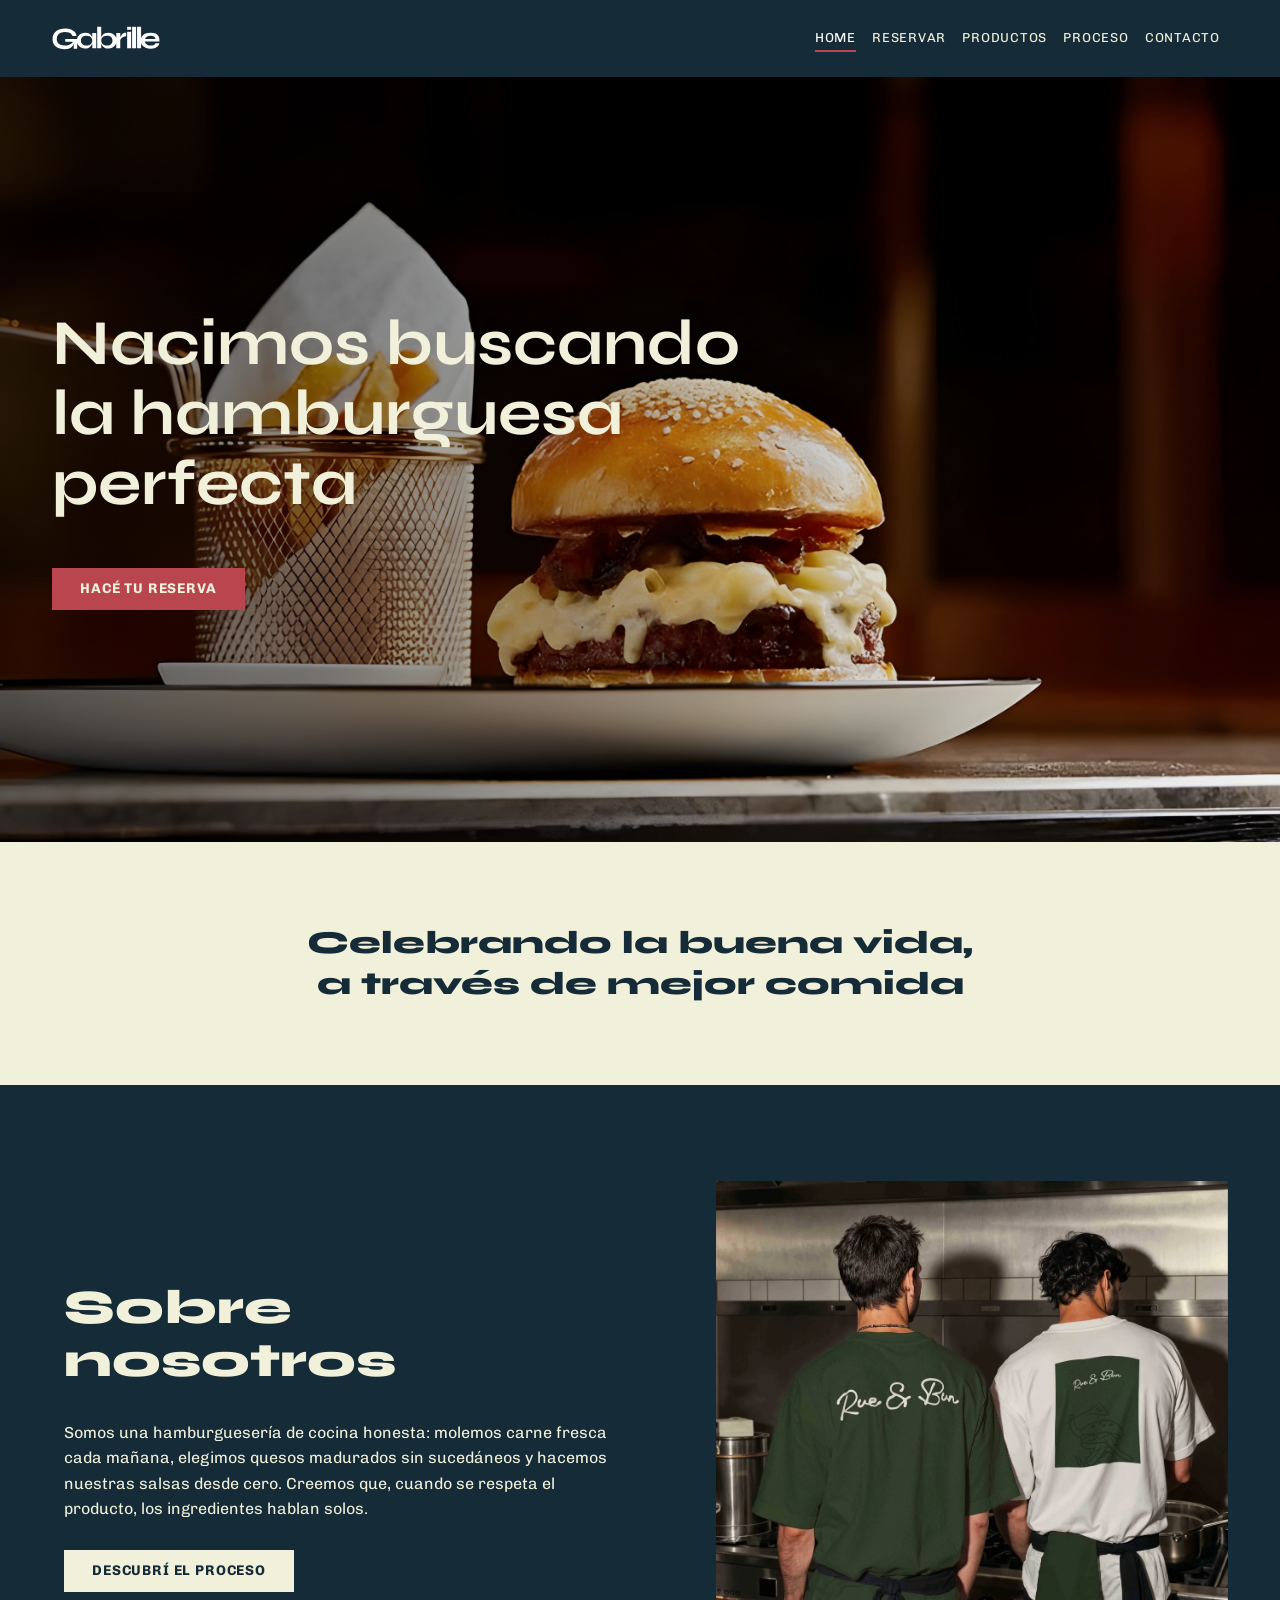
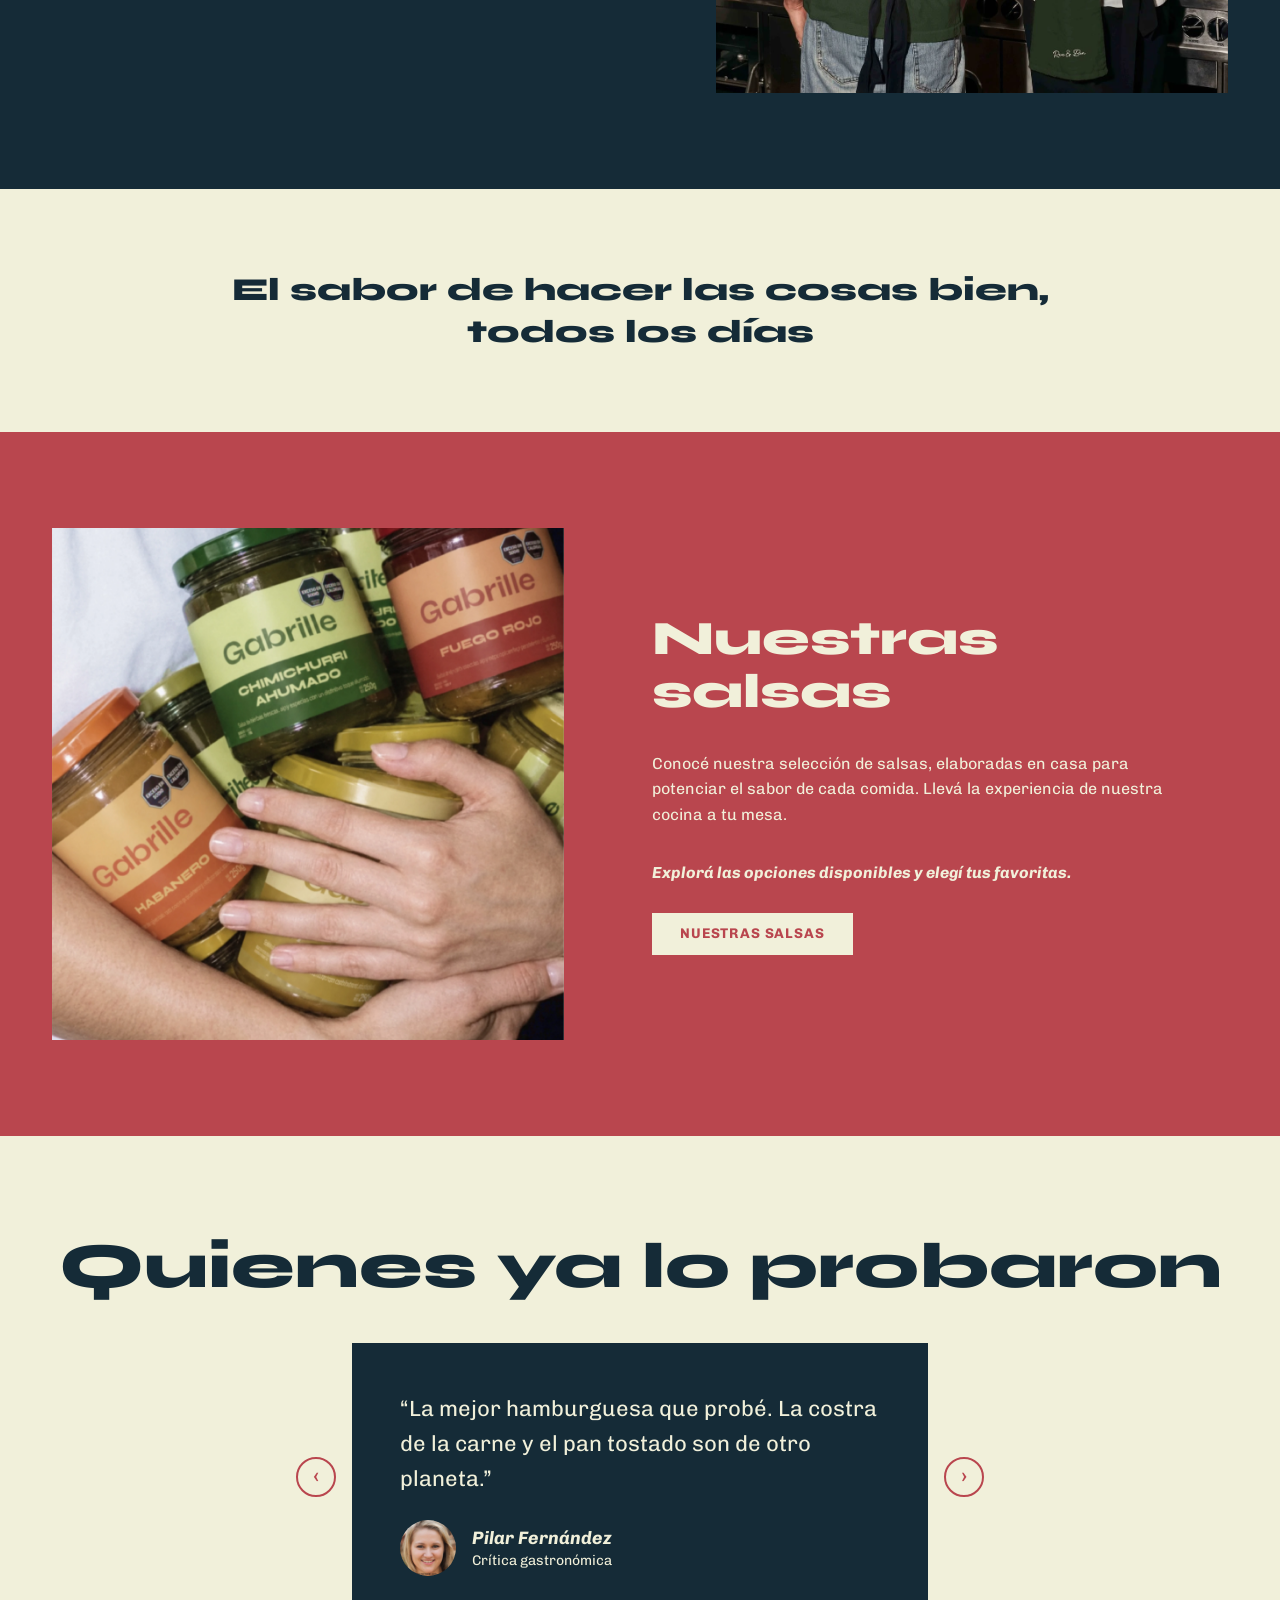
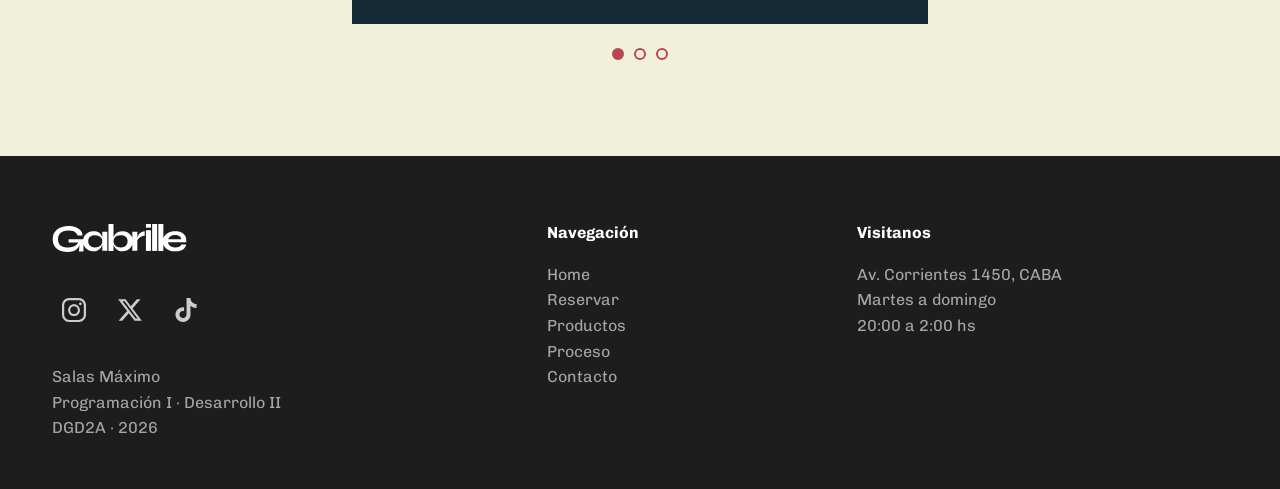
<file: index.html>
<!DOCTYPE html>
<html lang="es">
<head>
  <meta charset="utf-8">
  <meta name="viewport" content="width=device-width, initial-scale=1">
  <title>Gabrille</title>
  <meta name="description" content="">

  <link rel="icon" type="image/x-icon" href="img/favicon.ico">
  <link rel="preconnect" href="https://fonts.googleapis.com">
  <link rel="preconnect" href="https://fonts.gstatic.com" crossorigin>
  <link href="https://fonts.googleapis.com/css2?family=Chivo:ital,wght@0,400;0,700;1,700&family=Syne:wght@400..800&display=swap" rel="stylesheet">
  <link href="https://cdn.jsdelivr.net/npm/bootstrap@5.3.8/dist/css/bootstrap.min.css" rel="stylesheet">
  <link href="css/estilos.css" rel="stylesheet">
  <link href="css/home.css" rel="stylesheet">
</head>
<body>
  <a class="visually-hidden-focusable" href="#contenido">Saltar al contenido</a>

  <header>
    <nav class="navbar navbar-expand-lg barra-navegacion" aria-label="Principal">
      <div class="container">
        <button class="navbar-toggler" type="button" data-bs-toggle="collapse" data-bs-target="#menu-principal" aria-controls="menu-principal" aria-expanded="false" aria-label="Abrir menú">
          <span class="navbar-toggler-icon"></span>
        </button>
        <a class="navbar-brand" href="index.html"><img src="img/logo.svg" width="120" height="32" alt="Gabrille"></a>
        <div class="collapse navbar-collapse" id="menu-principal">
          <ul class="navbar-nav ms-auto">
            <li class="nav-item"><a class="nav-link active" href="index.html">Home</a></li>
            <li class="nav-item"><a class="nav-link" href="reservar.html">Reservar</a></li>
            <li class="nav-item"><a class="nav-link" href="productos.html">Productos</a></li>
            <li class="nav-item"><a class="nav-link" href="proceso.html">Proceso</a></li>
            <li class="nav-item"><a class="nav-link" href="contacto.html">Contacto</a></li>
          </ul>
        </div>
      </div>
    </nav>
  </header>

  <main id="contenido">
    <section class="hero">
      <picture>
        <source media="(min-width: 768px)" srcset="img/hero-home-desktop.webp" type="image/webp">
        <img src="img/hero-home-mobile.webp" width="800" height="1200" alt="Hamburguesa con queso fundido junto a una canasta de papas fritas">
      </picture>
      <div class="container">
        <h1>Nacimos buscando la hamburguesa perfecta</h1>
        <a class="btn btn-acento" href="reservar.html">Hacé tu reserva</a>
      </div>
    </section>

    <section class="frase">
      <div class="container">
        <p>Celebrando la buena vida,<br>a través de mejor comida</p>
      </div>
    </section>

    <section class="bloque bloque-verde" id="nosotros">
      <div class="container">
        <div class="row align-items-center">
          <div class="col-lg-6">
            <h2>Sobre nosotros</h2>
            <p>Somos una hamburguesería de cocina honesta: molemos carne fresca cada mañana, elegimos quesos madurados sin sucedáneos y hacemos nuestras salsas desde cero. Creemos que, cuando se respeta el producto, los ingredientes hablan solos.</p>
            <a class="btn btn-claro" href="proceso.html">Descubrí el proceso</a>
          </div>
          <div class="col-lg-6 imagen-fondo">
            <img src="img/nosotros.webp" width="900" height="900" loading="lazy" alt="Dos cocineros de espaldas trabajando en la cocina del local">
          </div>
        </div>
      </div>
    </section>

        <section class="frase">
      <div class="container">
        <p>El sabor de hacer las cosas bien,<br>todos los días</p>
      </div>
    </section>

    <section class="bloque bloque-naranja" id="salsas">
      <div class="container">
        <div class="row align-items-center flex-lg-row-reverse">
          <div class="col-lg-6">
            <h2>Nuestras salsas</h2>
            <p>Conocé nuestra selección de salsas, elaboradas en casa para potenciar el sabor de cada comida. Llevá la experiencia de nuestra cocina a tu mesa.</p>
            <p class="texto-destacado">Explorá las opciones disponibles y elegí tus favoritas.</p>
            <a class="btn btn-claro" href="productos.html">Nuestras salsas</a>
          </div>
          <div class="col-lg-6 imagen-fondo">
            <img src="img/salsas.webp" width="900" height="900" loading="lazy" alt="Manos sosteniendo frascos de salsas caseras de la casa">
          </div>
        </div>
      </div>
    </section>

    <section class="testimonios">
      <div class="container">
        <h2>Quienes ya lo probaron</h2>
        <div class="row justify-content-center">
          <div class="col-lg-8 col-xl-6 position-relative">
            <div id="carrusel-testimonios" class="carousel slide" aria-label="Testimonios de clientes">
              <div class="carousel-inner">
                <div class="carousel-item active">
                  <figure class="testimonio">
                    <blockquote><p>“La mejor hamburguesa que probé. La costra de la carne y el pan tostado son de otro planeta.”</p></blockquote>
                    <figcaption>
                      <img src="img/cliente-1.webp" width="160" height="160" loading="lazy" alt="">
                      <span><strong>Pilar Fernández</strong><br>Crítica gastronómica</span>
                    </figcaption>
                  </figure>
                </div>
                <div class="carousel-item">
                  <figure class="testimonio">
                    <blockquote><p>“Voy por la hamburguesa y siempre termino llevándome un frasco de salsa a casa.”</p></blockquote>
                    <figcaption>
                      <img src="img/cliente-2.webp" width="160" height="160" loading="lazy" alt="">
                      <span><strong>Nicolás Ibarra</strong><br>Cliente de la casa</span>
                    </figcaption>
                  </figure>
                </div>
                <div class="carousel-item">
                  <figure class="testimonio">
                    <blockquote><p>“Se nota que la carne se muele en el momento. Cocina honesta, sin vueltas.”</p></blockquote>
                    <figcaption>
                      <img src="img/cliente-3.webp" width="160" height="160" loading="lazy" alt="">
                      <span><strong>Lucía Paz</strong><br>Cocinera</span>
                    </figcaption>
                  </figure>
                </div>
              </div>
              <button class="carousel-control-prev" type="button" data-bs-target="#carrusel-testimonios" data-bs-slide="prev">
                <span class="carousel-control-prev-icon" aria-hidden="true"></span>
                <span class="visually-hidden">Testimonio anterior</span>
              </button>
              <button class="carousel-control-next" type="button" data-bs-target="#carrusel-testimonios" data-bs-slide="next">
                <span class="carousel-control-next-icon" aria-hidden="true"></span>
                <span class="visually-hidden">Testimonio siguiente</span>
              </button>
              <div class="carousel-indicators">
                <button type="button" data-bs-target="#carrusel-testimonios" data-bs-slide-to="0" class="active" aria-current="true" aria-label="Testimonio 1"></button>
                <button type="button" data-bs-target="#carrusel-testimonios" data-bs-slide-to="1" aria-label="Testimonio 2"></button>
                <button type="button" data-bs-target="#carrusel-testimonios" data-bs-slide-to="2" aria-label="Testimonio 3"></button>
              </div>
            </div>
          </div>
        </div>
      </div>
    </section>
  </main>

  <footer class="pie-pagina">
    <div class="container">
      <a class="logo-pie" href="index.html"><img src="img/logo.svg" width="120" height="36" alt="Gabrille"></a>

      <nav aria-label="Pie de página">
        <h2>Navegación</h2>
        <ul class="list-unstyled">
          <li><a href="index.html">Home</a></li>
          <li><a href="reservar.html">Reservar</a></li>
          <li><a href="productos.html">Productos</a></li>
          <li><a href="proceso.html">Proceso</a></li>
          <li><a href="contacto.html">Contacto</a></li>
        </ul>
      </nav>

      <div class="visita-pie">
        <h2>Visitanos</h2>
        <address>
          Av. Corrientes 1450, CABA<br>
          Martes a domingo<br>
          20:00 a 2:00 hs
        </address>
      </div>

      <ul class="redes-pie list-unstyled" aria-label="Redes sociales">
        <li><a href="https://www.instagram.com/" target="_blank" rel="noopener"><img src="img/ig.svg" width="24" height="24" alt="Instagram"></a></li>
        <li><a href="https://www.x.com/" target="_blank" rel="noopener"><img src="img/x.svg" width="24" height="24" alt="X"></a></li>
        <li><a href="https://www.tiktok.com/" target="_blank" rel="noopener"><img src="img/tt.svg" width="24" height="24" alt="TikTok"></a></li>
      </ul>

      <ul class="datos-pie list-unstyled">
        <li>Salas Máximo</li>
        <li>Programación I · Desarrollo II</li>
        <li>DGD2A · 2026</li>
      </ul>
    </div>
  </footer>

  <script src="https://cdn.jsdelivr.net/npm/bootstrap@5.3.8/dist/js/bootstrap.bundle.min.js"></script>
</body>
</html>
</file>
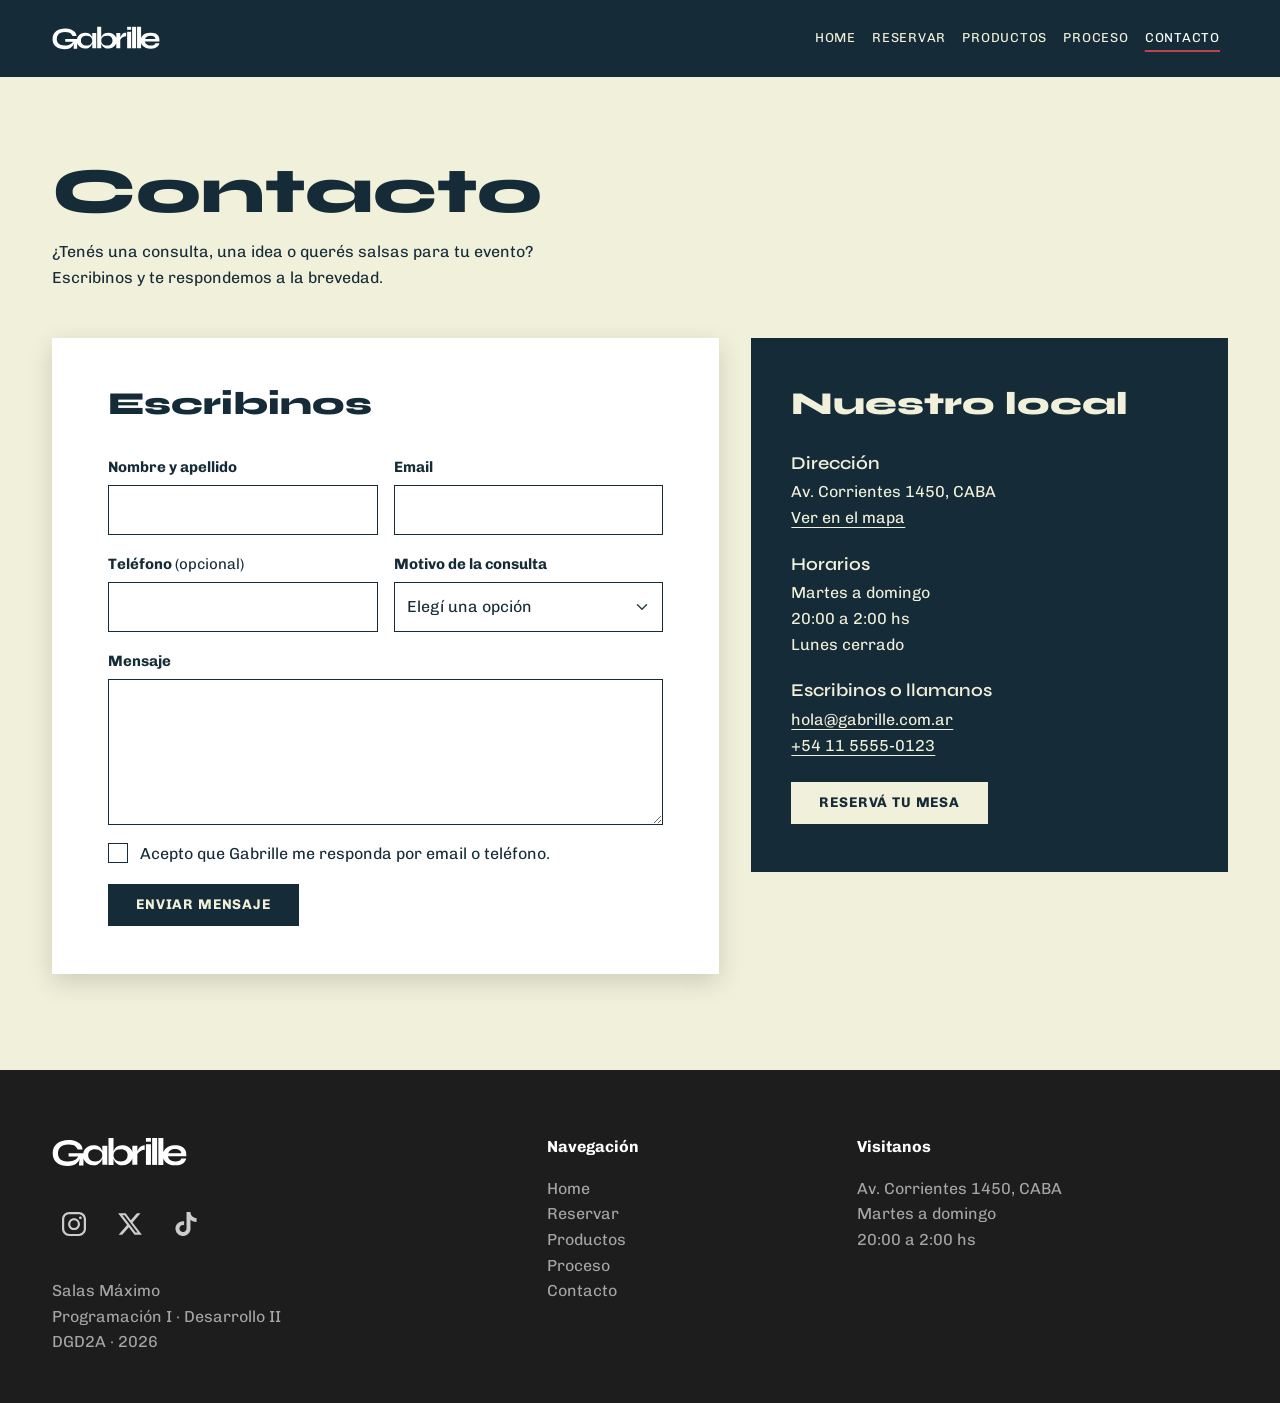
<file: contacto.html>
<!DOCTYPE html>
<html lang="es">
<head>
  <meta charset="utf-8">
  <meta name="viewport" content="width=device-width, initial-scale=1">
  <title>Gabrille</title>
  <meta name="description" content="Escribile a Gabrille: consultas, pedidos de salsas, grupos y eventos. Av. Corrientes 1450, CABA.">

  <link rel="icon" type="image/x-icon" href="img/favicon.ico">
  <link rel="preconnect" href="https://fonts.googleapis.com">
  <link rel="preconnect" href="https://fonts.gstatic.com" crossorigin>
  <link href="https://fonts.googleapis.com/css2?family=Chivo:ital,wght@0,400;0,700;1,700&family=Syne:wght@400..800&display=swap" rel="stylesheet">
  <link href="https://cdn.jsdelivr.net/npm/bootstrap@5.3.8/dist/css/bootstrap.min.css" rel="stylesheet">
  <link href="css/estilos.css" rel="stylesheet">
  <link href="css/formularios.css" rel="stylesheet">
  <link href="css/contacto.css" rel="stylesheet">
</head>
<body>
  <a class="visually-hidden-focusable" href="#contenido">Saltar al contenido</a>

  <header>
    <nav class="navbar navbar-expand-lg barra-navegacion" aria-label="Principal">
      <div class="container">
        <button class="navbar-toggler" type="button" data-bs-toggle="collapse" data-bs-target="#menu-principal" aria-controls="menu-principal" aria-expanded="false" aria-label="Abrir menú">
          <span class="navbar-toggler-icon"></span>
        </button>
        <a class="navbar-brand" href="index.html"><img src="img/logo.svg" width="120" height="32" alt="Gabrille"></a>
        <div class="collapse navbar-collapse" id="menu-principal">
          <ul class="navbar-nav ms-auto">
            <li class="nav-item"><a class="nav-link" href="index.html">Home</a></li>
            <li class="nav-item"><a class="nav-link" href="reservar.html">Reservar</a></li>
            <li class="nav-item"><a class="nav-link" href="productos.html">Productos</a></li>
            <li class="nav-item"><a class="nav-link" href="proceso.html">Proceso</a></li>
            <li class="nav-item"><a class="nav-link active" href="contacto.html">Contacto</a></li>
          </ul>
        </div>
      </div>
    </nav>
  </header>

  <main id="contenido" class="contacto">
    <div class="container">
      <header class="encabezado-pagina">
        <h1>Contacto</h1>
        <p>¿Tenés una consulta, una idea o querés salsas para tu evento? Escribinos y te respondemos a la brevedad.</p>
      </header>

      <div class="fila-contacto">
        <section class="card-formulario">
          <h2>Escribinos</h2>

          <form id="form-contacto" class="formulario" novalidate onsubmit="enviarContacto(event)">
            <div class="row g-3">
              <div class="col-md-6">
                <label for="contacto-nombre" class="form-label">Nombre y apellido</label>
                <input type="text" class="form-control" id="contacto-nombre" name="nombre" autocomplete="name" minlength="3" maxlength="60" required>
                <div class="invalid-feedback">Ingresá tu nombre y apellido.</div>
              </div>
              <div class="col-md-6">
                <label for="contacto-email" class="form-label">Email</label>
                <input type="email" class="form-control" id="contacto-email" name="email" autocomplete="email" pattern="[^@\s]+@[^@\s]+\.[^@\s]+" required>
                <div class="invalid-feedback">Ingresá un email válido, por ejemplo nombre@correo.com.</div>
              </div>
              <div class="col-md-6">
                <label for="contacto-telefono" class="form-label">Teléfono <small>(opcional)</small></label>
                <input type="tel" class="form-control" id="contacto-telefono" name="telefono" autocomplete="tel" pattern="[0-9 +\-]{8,20}">
                <div class="invalid-feedback">Ingresá un teléfono de 8 a 20 dígitos.</div>
              </div>
              <div class="col-md-6">
                <label for="contacto-motivo" class="form-label">Motivo de la consulta</label>
                <select class="form-select" id="contacto-motivo" name="motivo" required>
                  <option value="" selected disabled>Elegí una opción</option>
                  <option value="general">Consulta general</option>
                  <option value="salsas">Pedido de salsas</option>
                  <option value="grupos">Reserva para grupos</option>
                  <option value="eventos">Eventos y catering</option>
                  <option value="otro">Otro</option>
                </select>
                <div class="invalid-feedback">Elegí el motivo de tu consulta.</div>
              </div>
              <div class="col-12">
                <label for="contacto-mensaje" class="form-label">Mensaje</label>
                <textarea class="form-control" id="contacto-mensaje" name="mensaje" rows="5" minlength="10" maxlength="500" required></textarea>
                <div class="invalid-feedback">Escribí tu mensaje (mínimo 10 caracteres).</div>
              </div>
              <div class="col-12">
                <div class="form-check">
                  <input class="form-check-input" type="checkbox" id="contacto-acepto" name="acepto" required>
                  <label class="form-check-label" for="contacto-acepto">Acepto que Gabrille me responda por email o teléfono.</label>
                  <div class="invalid-feedback">Tenés que aceptar para poder enviar el mensaje.</div>
                </div>
              </div>
              <div class="col-12">
                <button type="submit" class="btn btn-principal">Enviar mensaje</button>
              </div>
            </div>
          </form>
        </section>

        <aside>
          <h2>Nuestro local</h2>

          <h3>Dirección</h3>
          <address>
            Av. Corrientes 1450, CABA<br>
            <a href="https://www.google.com/maps/search/?api=1&amp;query=Av.+Corrientes+1450+CABA" target="_blank" rel="noopener">Ver en el mapa</a>
          </address>

          <h3>Horarios</h3>
          <p>Martes a domingo<br>20:00 a 2:00 hs<br>Lunes cerrado</p>

          <h3>Escribinos o llamanos</h3>
          <p>
            <a href="mailto:hola@gabrille.com.ar">hola@gabrille.com.ar</a><br>
            <a href="tel:+541155550123">+54 11 5555-0123</a>
          </p>

          <a class="btn btn-claro" href="reservar.html">Reservá tu mesa</a>
        </aside>
      </div>
    </div>
  </main>

  <footer class="pie-pagina">
    <div class="container">
      <a class="logo-pie" href="index.html"><img src="img/logo.svg" width="120" height="36" alt="Gabrille"></a>

      <nav aria-label="Pie de página">
        <h2>Navegación</h2>
        <ul class="list-unstyled">
          <li><a href="index.html">Home</a></li>
          <li><a href="reservar.html">Reservar</a></li>
          <li><a href="productos.html">Productos</a></li>
          <li><a href="proceso.html">Proceso</a></li>
          <li><a href="contacto.html">Contacto</a></li>
        </ul>
      </nav>

      <div class="visita-pie">
        <h2>Visitanos</h2>
        <address>
          Av. Corrientes 1450, CABA<br>
          Martes a domingo<br>
          20:00 a 2:00 hs
        </address>
      </div>

      <ul class="redes-pie list-unstyled" aria-label="Redes sociales">
        <li><a href="https://www.instagram.com/" target="_blank" rel="noopener"><img src="img/ig.svg" width="24" height="24" alt="Instagram"></a></li>
        <li><a href="https://www.x.com/" target="_blank" rel="noopener"><img src="img/x.svg" width="24" height="24" alt="X"></a></li>
        <li><a href="https://www.tiktok.com/" target="_blank" rel="noopener"><img src="img/tt.svg" width="24" height="24" alt="TikTok"></a></li>
      </ul>

      <ul class="datos-pie list-unstyled">
        <li>Salas Máximo</li>
        <li>Programación I · Desarrollo II</li>
        <li>DGD2A · 2026</li>
      </ul>
    </div>
  </footer>

  <div class="modal fade modal-demo" id="modal-contacto" tabindex="-1" aria-labelledby="titulo-contacto" aria-hidden="true" data-bs-backdrop="static" data-bs-keyboard="false">
    <div class="modal-dialog modal-dialog-centered">
      <div class="modal-content">
        <div class="modal-header">
          <h2 class="modal-title" id="titulo-contacto">¡Mensaje enviado!</h2>
          <button type="button" class="btn-close" data-bs-dismiss="modal" onclick="reiniciarContacto()" aria-label="Cerrar"></button>
        </div>
        <div class="modal-body">
          <p id="detalle-contacto"></p>
          <p class="mb-0">Esta es una demostración: no se envió ni se guardó ningún dato.</p>
        </div>
        <div class="modal-footer">
          <button type="button" class="btn btn-acento" data-bs-dismiss="modal" onclick="reiniciarContacto()">Aceptar</button>
        </div>
      </div>
    </div>
  </div>

  <script src="https://cdn.jsdelivr.net/npm/bootstrap@5.3.8/dist/js/bootstrap.bundle.min.js"></script>
  <script src="js/comun.js"></script>
  <script src="js/contacto.js"></script>
</body>
</html>
</file>
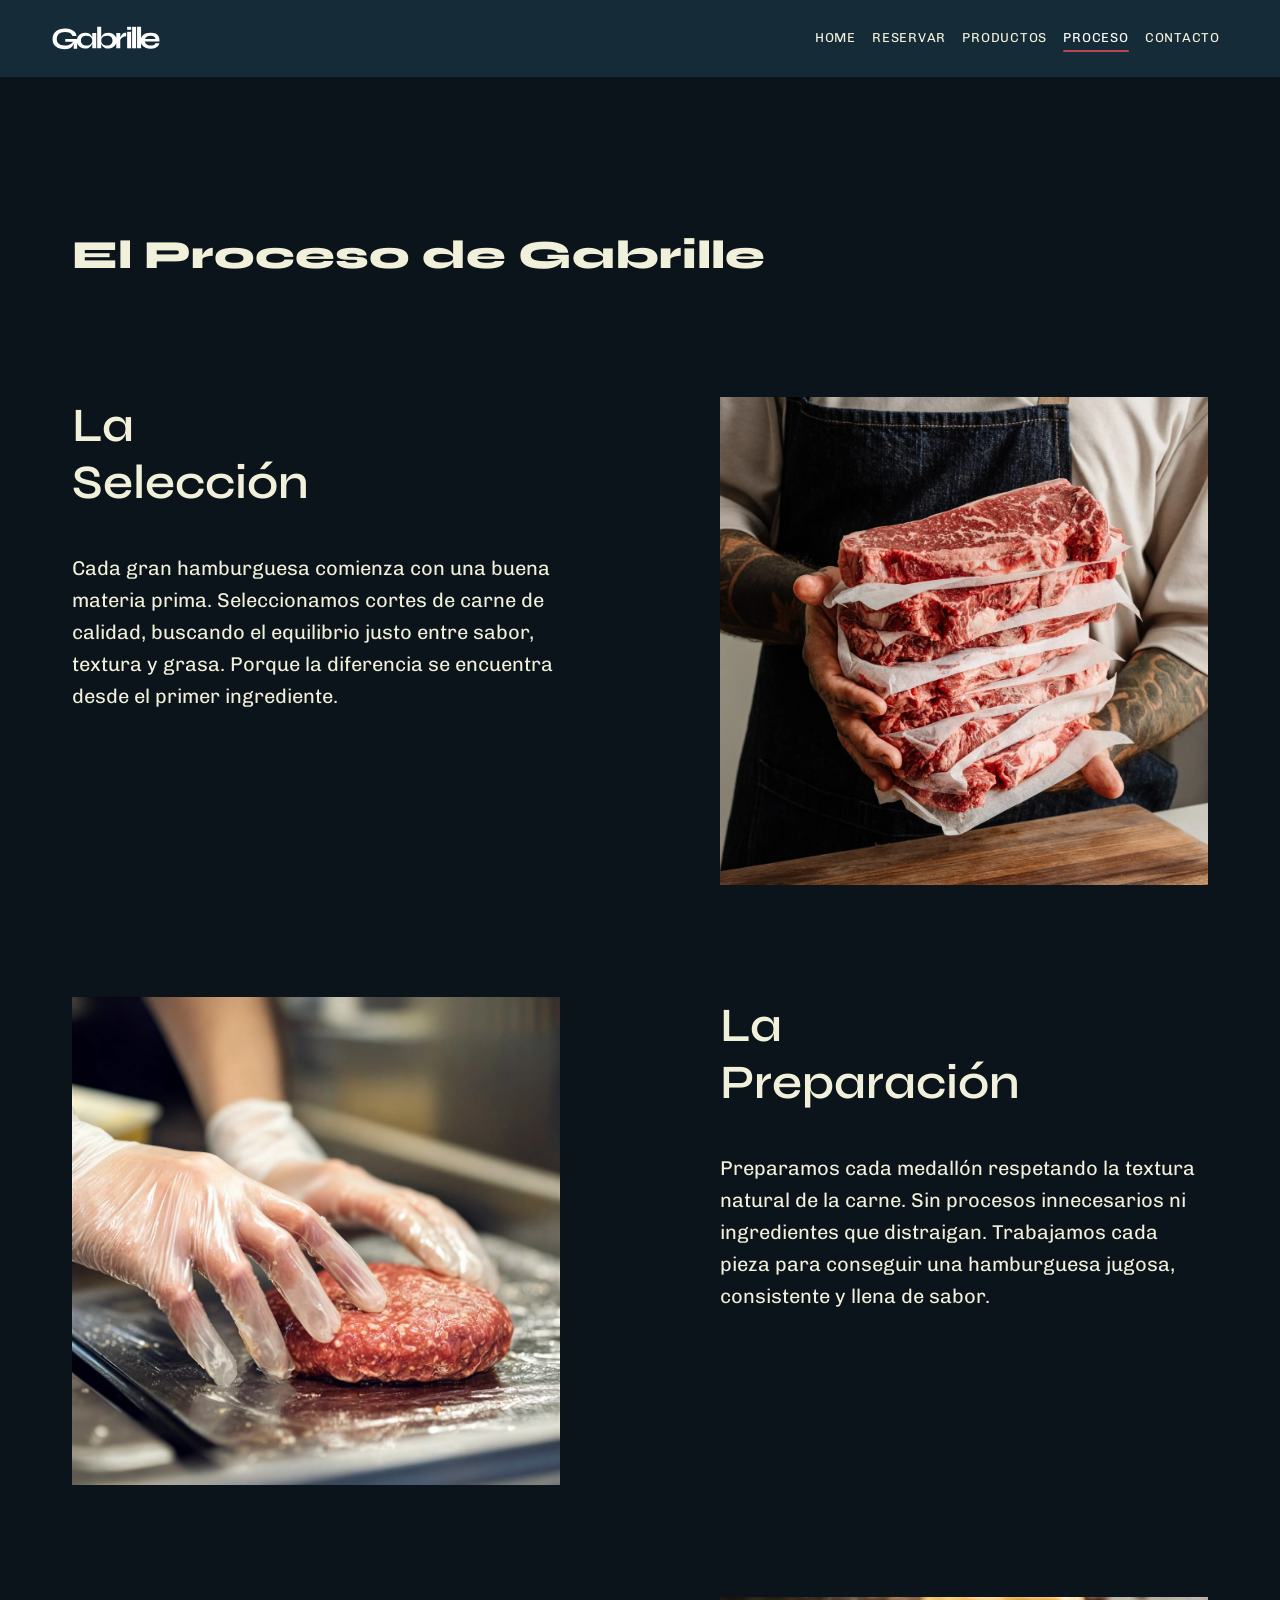
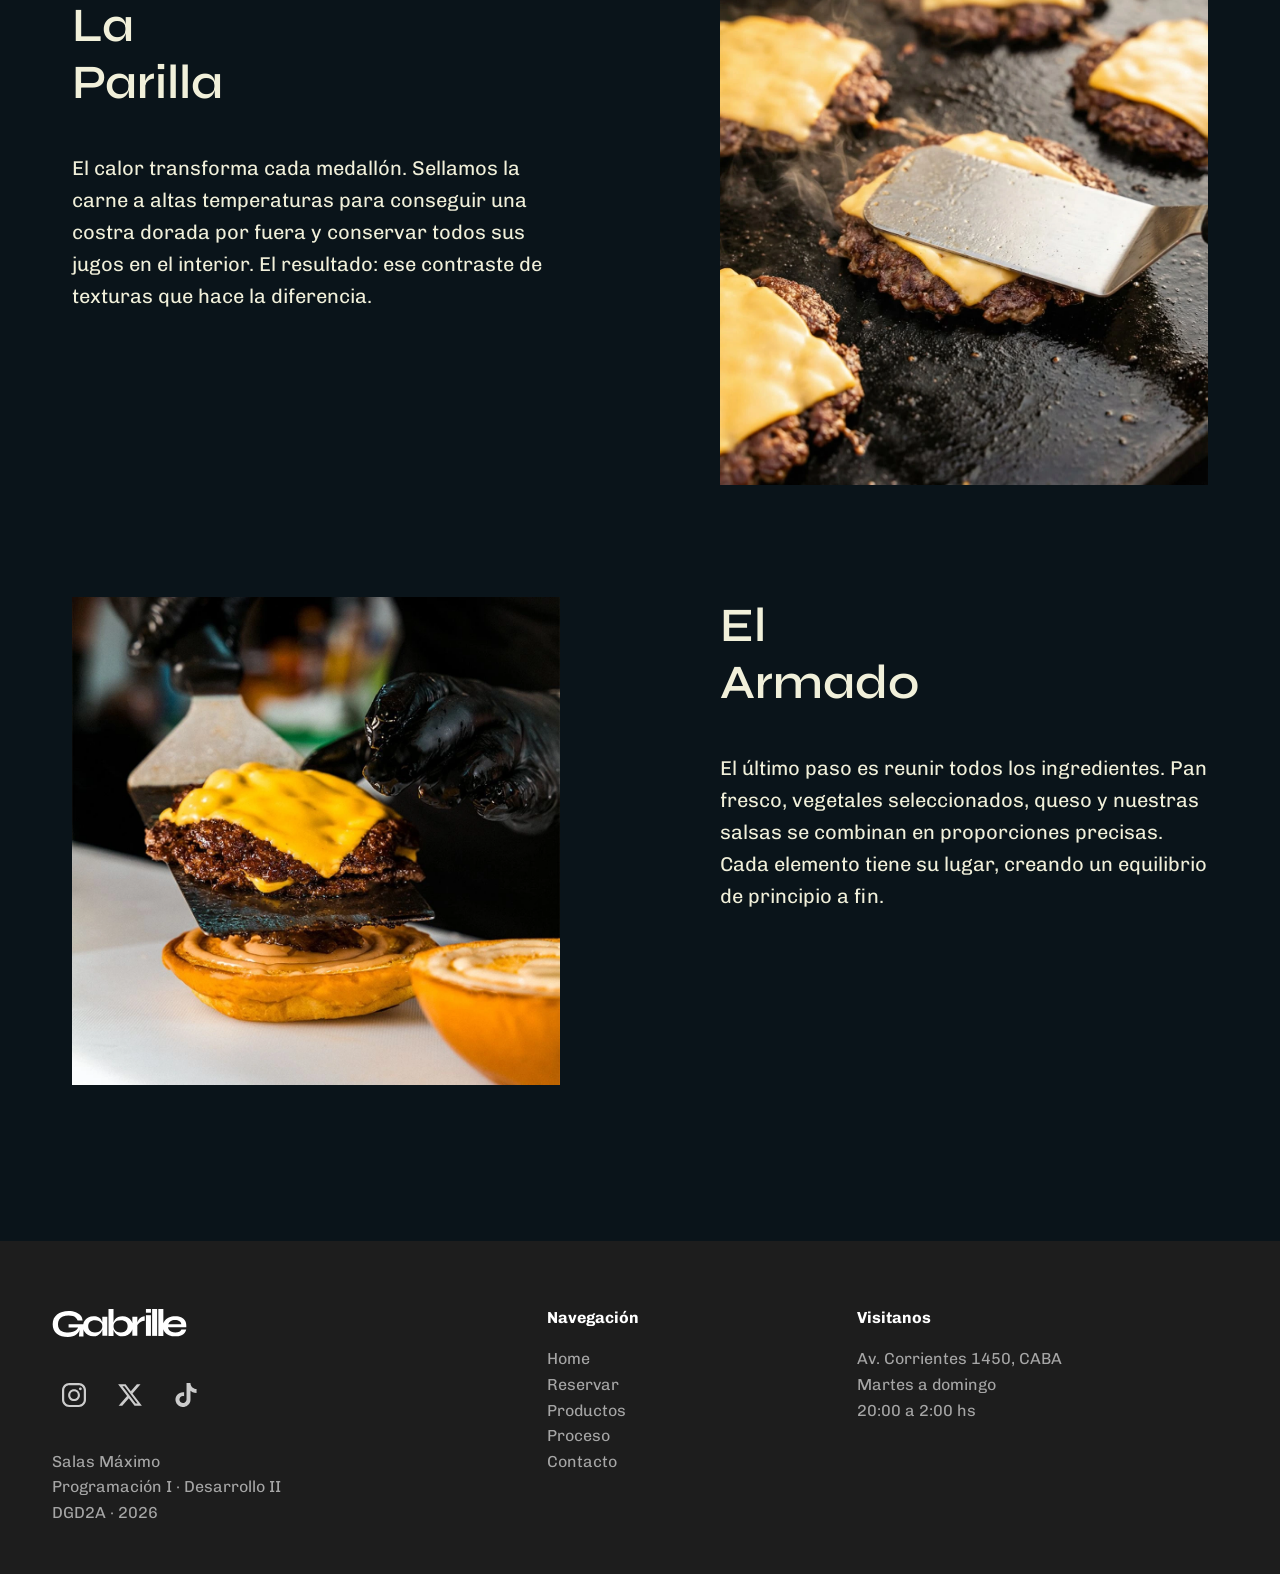
<file: proceso.html>
<!DOCTYPE html>
<html lang="es">
<head>
  <meta charset="utf-8">
  <meta name="viewport" content="width=device-width, initial-scale=1">
  <title>Gabrille</title>
  <meta name="description" content="Así hacemos cada hamburguesa en Gabrille: selección de la carne, preparación, parilla y armado.">
  <link rel="icon" type="image/x-icon" href="img/favicon.ico">
  <link rel="preconnect" href="https://fonts.googleapis.com">
  <link rel="preconnect" href="https://fonts.gstatic.com" crossorigin>
  <link href="https://fonts.googleapis.com/css2?family=Chivo:ital,wght@0,400;0,700;1,700&family=Syne:wght@400..800&display=swap" rel="stylesheet">
  <link href="https://cdn.jsdelivr.net/npm/bootstrap@5.3.8/dist/css/bootstrap.min.css" rel="stylesheet">
  <link href="css/estilos.css" rel="stylesheet">
  <link href="css/proceso.css" rel="stylesheet">
</head>
<body>
  <a class="visually-hidden-focusable" href="#contenido">Saltar al contenido</a>

  <header>
    <nav class="navbar navbar-expand-lg barra-navegacion" aria-label="Principal">
      <div class="container">
        <button class="navbar-toggler" type="button" data-bs-toggle="collapse" data-bs-target="#menu-principal" aria-controls="menu-principal" aria-expanded="false" aria-label="Abrir menú">
          <span class="navbar-toggler-icon"></span>
        </button>
        <a class="navbar-brand" href="index.html"><img src="img/logo.svg" width="120" height="32" alt="Gabrille"></a>
        <div class="collapse navbar-collapse" id="menu-principal">
          <ul class="navbar-nav ms-auto">
            <li class="nav-item"><a class="nav-link" href="index.html">Home</a></li>
            <li class="nav-item"><a class="nav-link" href="reservar.html">Reservar</a></li>
            <li class="nav-item"><a class="nav-link" href="productos.html">Productos</a></li>
            <li class="nav-item"><a class="nav-link active" href="proceso.html">Proceso</a></li>
            <li class="nav-item"><a class="nav-link" href="contacto.html">Contacto</a></li>
          </ul>
        </div>
      </div>
    </nav>
  </header>

  <main id="contenido" class="proceso">
    <div class="container">
      <h1 class="">El Proceso de Gabrille</h1>
      <article class="paso">
        <div class="texto-paso">
          <h2>La<br>Selección</h2>
          <p>Cada gran hamburguesa comienza con una buena materia prima. Seleccionamos cortes de carne de calidad, buscando el equilibrio justo entre sabor, textura y grasa. Porque la diferencia se encuentra desde el primer ingrediente.</p>
        </div>
        <div class="imagen-fondo">
          <img src="img/paso-1.webp" width="900" height="500" loading="lazy" alt="Manos sosteniendo una pila de cortes de carne separados por papel">
        </div>
      </article>

      <article class="paso">
        <div class="texto-paso">
          <h2>La<br>Preparación</h2>
          <p>Preparamos cada medallón respetando la textura natural de la carne. Sin procesos innecesarios ni ingredientes que distraigan. Trabajamos cada pieza para conseguir una hamburguesa jugosa, consistente y llena de sabor.</p>
        </div>
        <div class="imagen-fondo">
          <img src="img/paso-2.webp" width="900" height="500" loading="lazy" alt="Mano con guante descartable dando forma a un medallón de carne">
        </div>
      </article>

      <article class="paso">
        <div class="texto-paso">
          <h2>La<br>Parilla</h2>
          <p>El calor transforma cada medallón. Sellamos la carne a altas temperaturas para conseguir una costra dorada por fuera y conservar todos sus jugos en el interior. El resultado: ese contraste de texturas que hace la diferencia.</p>
        </div>
        <div class="imagen-fondo">
          <img src="img/paso-3.webp" width="900" height="500" loading="lazy" alt="Medallones de carne con queso derretido sobre la plancha y una espátula">
        </div>
      </article>

      <article class="paso">
        <div class="texto-paso">
          <h2>El<br>Armado</h2>
          <p>El último paso es reunir todos los ingredientes. Pan fresco, vegetales seleccionados, queso y nuestras salsas se combinan en proporciones precisas. Cada elemento tiene su lugar, creando un equilibrio de principio a fin.</p>
        </div>
        <div class="imagen-fondo">
          <img src="img/paso-4.webp" width="900" height="500" loading="lazy" alt="Cocinero con guantes negros armando una hamburguesa con queso sobre el pan">
        </div>
      </article>
    </div>
  </main>

  <footer class="pie-pagina">
    <div class="container">
      <a class="logo-pie" href="index.html"><img src="img/logo.svg" width="120" height="36" alt="Gabrille"></a>

      <nav aria-label="Pie de página">
        <h2>Navegación</h2>
        <ul class="list-unstyled">
          <li><a href="index.html">Home</a></li>
          <li><a href="reservar.html">Reservar</a></li>
          <li><a href="productos.html">Productos</a></li>
          <li><a href="proceso.html">Proceso</a></li>
          <li><a href="contacto.html">Contacto</a></li>
        </ul>
      </nav>

      <div class="visita-pie">
        <h2>Visitanos</h2>
        <address>
          Av. Corrientes 1450, CABA<br>
          Martes a domingo<br>
          20:00 a 2:00 hs
        </address>
      </div>

      <ul class="redes-pie list-unstyled" aria-label="Redes sociales">
        <li><a href="https://www.instagram.com/" target="_blank" rel="noopener"><img src="img/ig.svg" width="24" height="24" alt="Instagram"></a></li>
        <li><a href="https://www.x.com/" target="_blank" rel="noopener"><img src="img/x.svg" width="24" height="24" alt="X"></a></li>
        <li><a href="https://www.tiktok.com/" target="_blank" rel="noopener"><img src="img/tt.svg" width="24" height="24" alt="TikTok"></a></li>
      </ul>

      <ul class="datos-pie list-unstyled">
        <li>Salas Máximo</li>
        <li>Programación I · Desarrollo II</li>
        <li>DGD2A · 2026</li>
      </ul>
    </div>
  </footer>

  <script src="https://cdn.jsdelivr.net/npm/bootstrap@5.3.8/dist/js/bootstrap.bundle.min.js"></script>
</body>
</html>
</file>
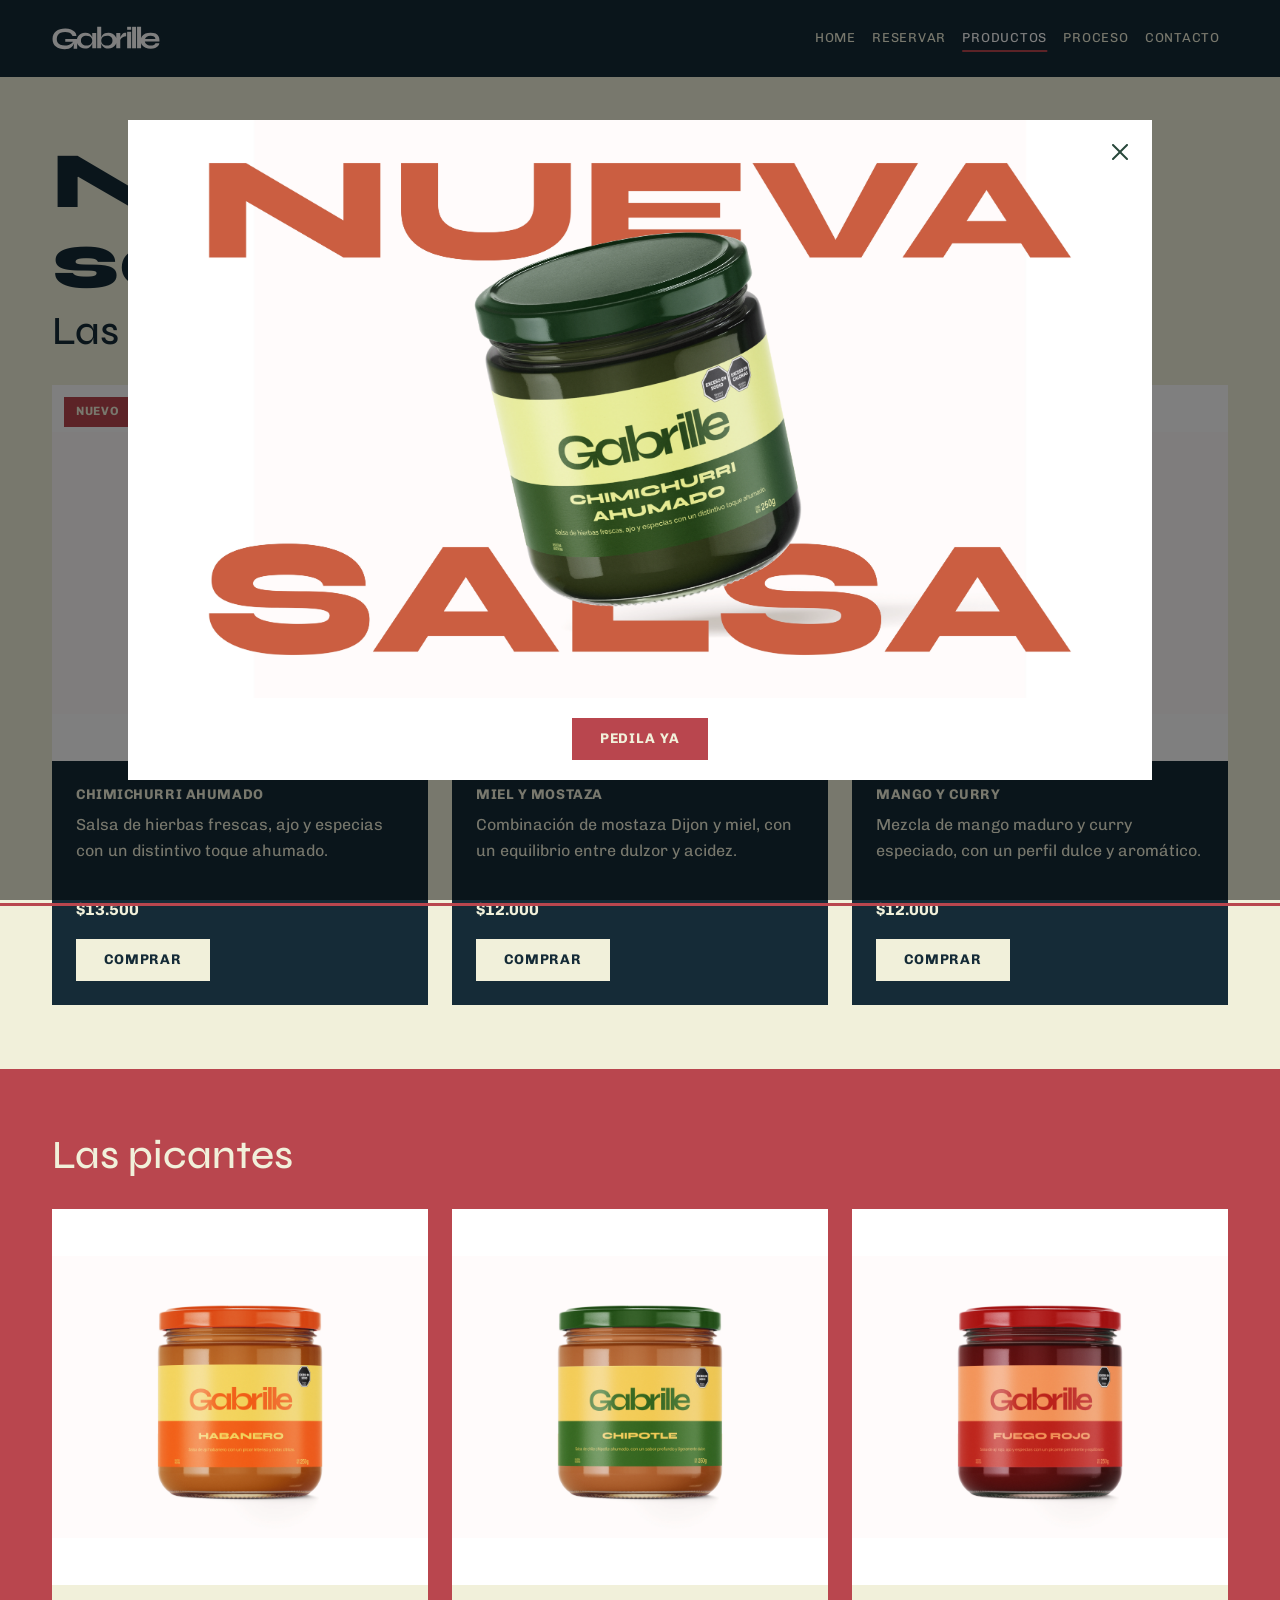
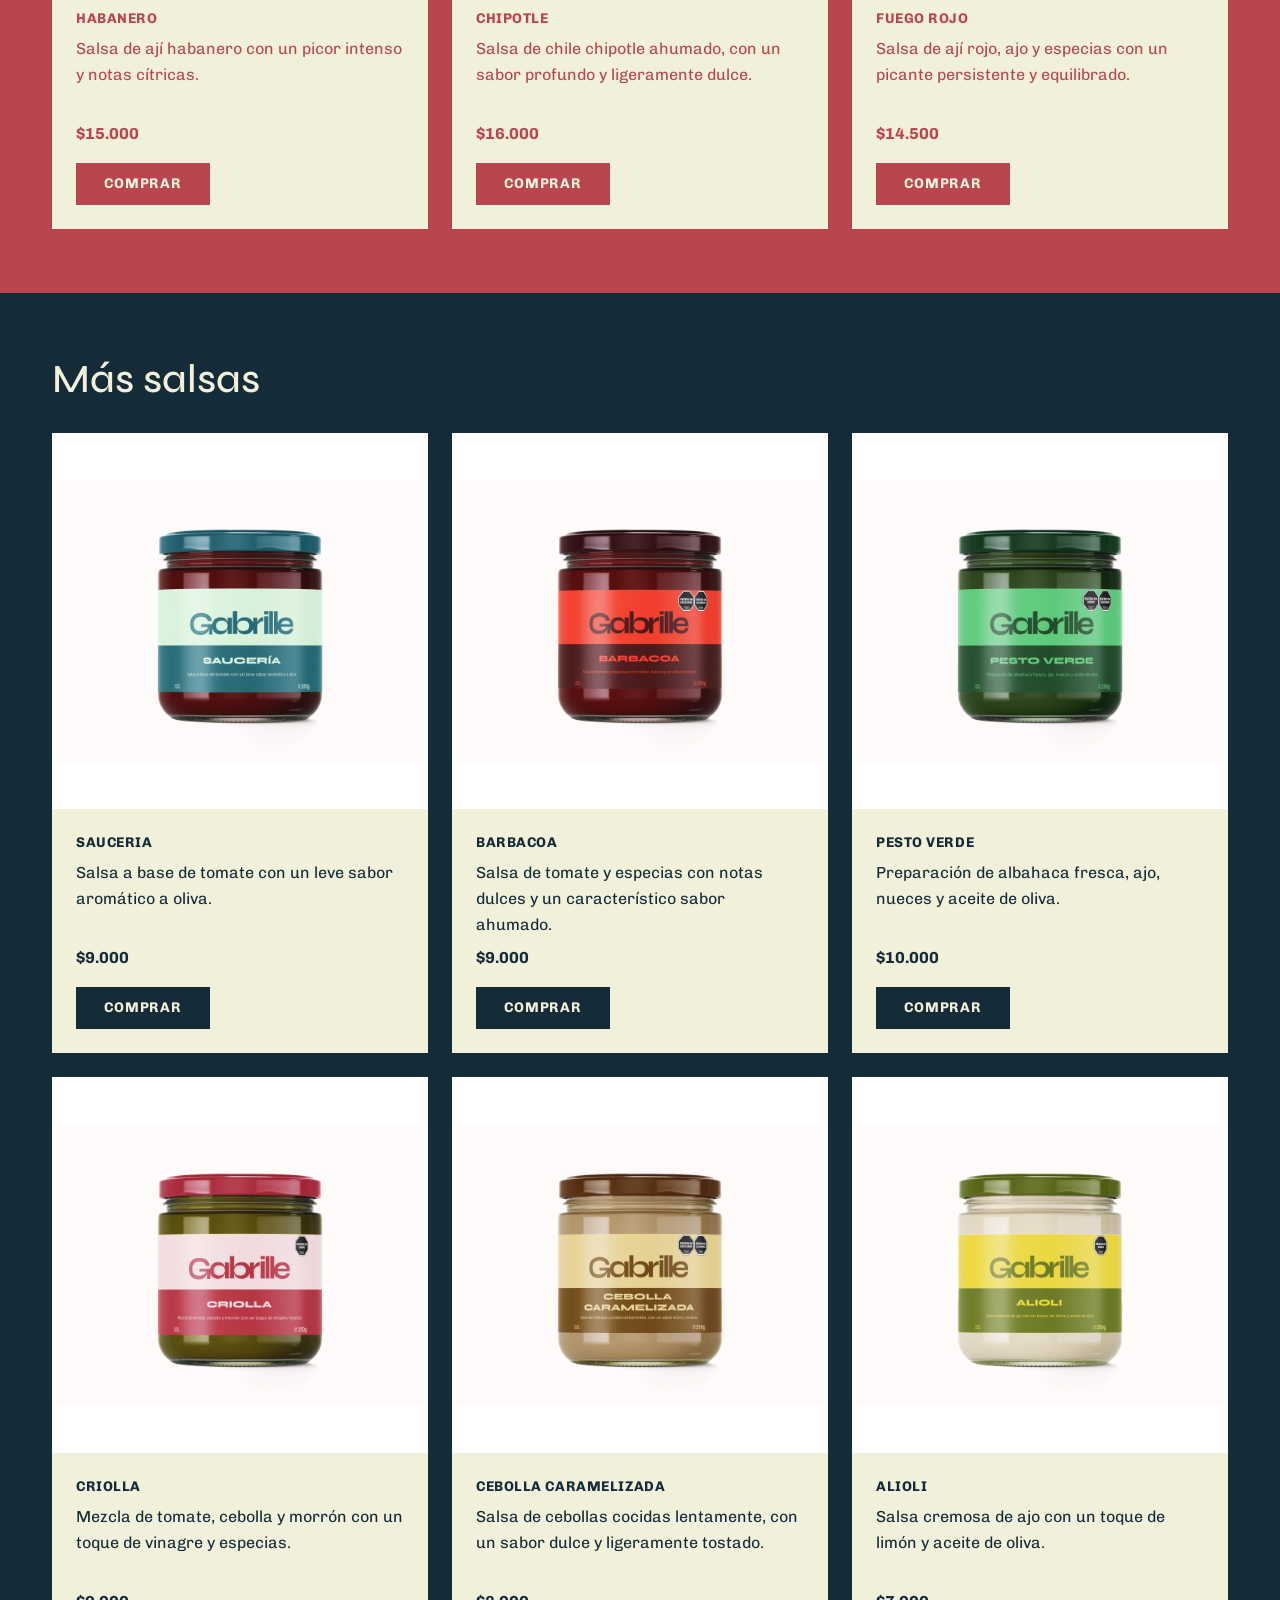
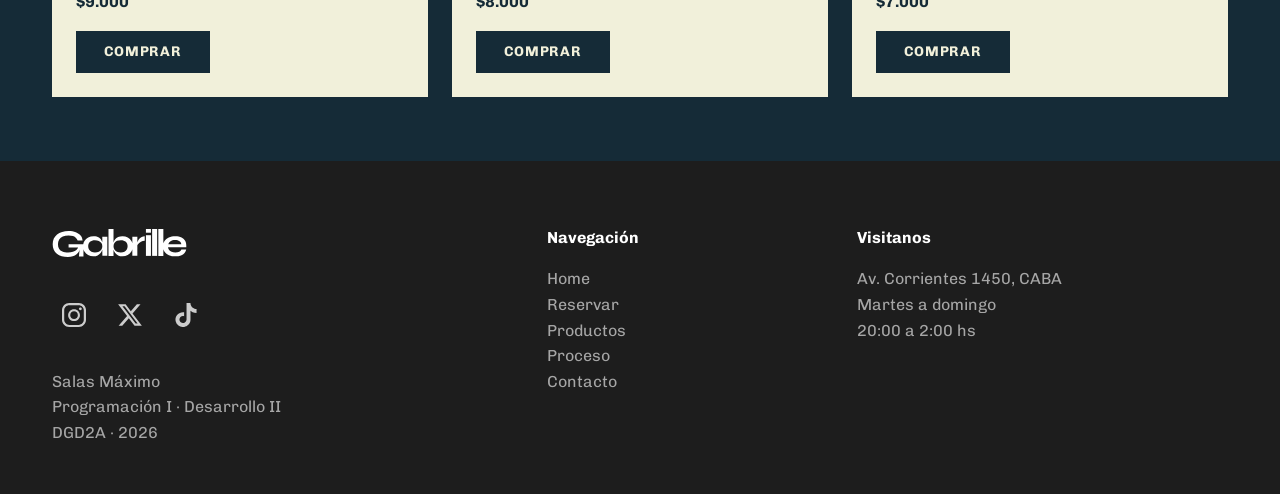
<file: productos.html>
<!DOCTYPE html>
<html lang="es">
<head>
  <meta charset="utf-8">
  <meta name="viewport" content="width=device-width, initial-scale=1">
  <title>Gabrille</title>
  <meta name="description" content="Las salsas de Gabrille, hechas en casa: preferidas, picantes y más. Elegí tus favoritas y llevalas a tu mesa.">
  <link rel="icon" type="image/x-icon" href="img/favicon.ico">

  <link rel="preconnect" href="https://fonts.googleapis.com">
  <link rel="preconnect" href="https://fonts.gstatic.com" crossorigin>
  <link href="https://fonts.googleapis.com/css2?family=Chivo:ital,wght@0,400;0,700;1,700&family=Syne:wght@400..800&display=swap" rel="stylesheet">
  <link href="https://cdn.jsdelivr.net/npm/bootstrap@5.3.8/dist/css/bootstrap.min.css" rel="stylesheet">
  <link href="css/estilos.css" rel="stylesheet">
  <link href="css/productos.css" rel="stylesheet">

  <script src="js/productos.js"></script>
</head>
<body>
  <a class="visually-hidden-focusable" href="#contenido">Saltar al contenido</a>

  <header>
    <nav class="navbar navbar-expand-lg barra-navegacion" aria-label="Principal">
      <div class="container">
        <button class="navbar-toggler" type="button" data-bs-toggle="collapse" data-bs-target="#menu-principal" aria-controls="menu-principal" aria-expanded="false" aria-label="Abrir menú">
          <span class="navbar-toggler-icon"></span>
        </button>
        <a class="navbar-brand" href="index.html"><img src="img/logo.svg" width="120" height="32" alt="Gabrille"></a>
        <div class="collapse navbar-collapse" id="menu-principal">
          <ul class="navbar-nav ms-auto">
            <li class="nav-item"><a class="nav-link" href="index.html">Home</a></li>
            <li class="nav-item"><a class="nav-link" href="reservar.html">Reservar</a></li>
            <li class="nav-item"><a class="nav-link active" href="productos.html">Productos</a></li>
            <li class="nav-item"><a class="nav-link" href="proceso.html">Proceso</a></li>
            <li class="nav-item"><a class="nav-link" href="contacto.html">Contacto</a></li>
          </ul>
        </div>
      </div>
    </nav>
  </header>

  <main id="contenido">


    <section class="catalogo catalogo-claro">
      <div class="container">
        <h1>Nuestras<br>salsas</h1>
        <h3>Las preferidas</h3>
        <script>escribirCarrusel("preferidas", "Las preferidas");</script>
      </div>
    </section>

    <section class="catalogo catalogo-naranja">
      <div class="container">
        <h3>Las picantes</h3>
        <script>escribirCarrusel("picantes", "Las picantes");</script>
      </div>
    </section>

    <section class="catalogo catalogo-verde">
      <div class="container">
        <h3>Más salsas</h3>
        <script>escribirCarrusel("mas", "Más salsas");</script>
      </div>
    </section>
  </main>

  <footer class="pie-pagina">
    <div class="container">
      <a class="logo-pie" href="index.html"><img src="img/logo.svg" width="120" height="36" alt="Gabrille"></a>

      <nav aria-label="Pie de página">
        <h2>Navegación</h2>
        <ul class="list-unstyled">
          <li><a href="index.html">Home</a></li>
          <li><a href="reservar.html">Reservar</a></li>
          <li><a href="productos.html">Productos</a></li>
          <li><a href="proceso.html">Proceso</a></li>
          <li><a href="contacto.html">Contacto</a></li>
        </ul>
      </nav>

      <div class="visita-pie">
        <h2>Visitanos</h2>
        <address>
          Av. Corrientes 1450, CABA<br>
          Martes a domingo<br>
          20:00 a 2:00 hs
        </address>
      </div>

      <ul class="redes-pie list-unstyled" aria-label="Redes sociales">
        <li><a href="https://www.instagram.com/" target="_blank" rel="noopener"><img src="img/ig.svg" width="24" height="24" alt="Instagram"></a></li>
        <li><a href="https://www.x.com/" target="_blank" rel="noopener"><img src="img/x.svg" width="24" height="24" alt="X"></a></li>
        <li><a href="https://www.tiktok.com/" target="_blank" rel="noopener"><img src="img/tt.svg" width="24" height="24" alt="TikTok"></a></li>
      </ul>

      <ul class="datos-pie list-unstyled">
        <li>Salas Máximo</li>
        <li>Programación I · Desarrollo II</li>
        <li>DGD2A · 2026</li>
      </ul>
    </div>
  </footer>

  <div class="toast-container position-fixed top-0 end-0 p-3">
    <div id="aviso-carrito" class="toast aviso-carrito" role="status" aria-live="polite" aria-atomic="true">
      <div class="producto-aviso">
        <div id="aviso-imagen" class="imagen-aviso"></div>
        <div class="texto-aviso">
          <p id="aviso-nombre"></p>
          <p>¡Agregado al carrito!</p>
        </div>
        <button type="button" class="btn-close" data-bs-dismiss="toast" aria-label="Cerrar aviso"></button>
      </div>
      <div class="pie-aviso">
        <p><span id="aviso-cantidad"></span> <strong id="aviso-total"></strong></p>
        <button type="button" class="btn btn-principal w-100" data-bs-toggle="offcanvas" data-bs-target="#panel-carrito" onclick="ocultarAvisoCarrito()">Ver carrito</button>
      </div>
    </div>
  </div>

  <div class="offcanvas offcanvas-end panel-carrito" tabindex="-1" id="panel-carrito" aria-labelledby="titulo-carrito">
    <div class="offcanvas-header">
      <h2 class="offcanvas-title" id="titulo-carrito">Carrito de compras</h2>
      <button type="button" class="btn-close" data-bs-dismiss="offcanvas" aria-label="Cerrar carrito"></button>
    </div>
    <div class="offcanvas-body">
      <ul id="lista-carrito" class="list-unstyled"></ul>
      <p id="texto-carrito-vacio">Tu carrito está vacío.</p>
    </div>
    <div class="pie-carrito">
      <p><span>Total:</span> <strong id="total-carrito">$0</strong></p>
      <button type="button" id="boton-comprar" class="btn btn-principal w-100" onclick="finalizarCompra()">FINALIZAR COMPRA</button>
      <button type="button" class="boton-texto" data-bs-dismiss="offcanvas">Ver más productos</button>
    </div>
  </div>

  <div class="modal fade modal-demo" id="modal-compra" tabindex="-1" aria-labelledby="titulo-compra" aria-hidden="true">
    <div class="modal-dialog modal-dialog-centered">
      <div class="modal-content">
        <div class="modal-header">
          <h2 class="modal-title" id="titulo-compra">¡Gracias por tu compra!</h2>
          <button type="button" class="btn-close" data-bs-dismiss="modal" aria-label="Cerrar"></button>
        </div>
        <div class="modal-body">
          <p id="detalle-compra"></p>
          <p class="mb-0">Esta es una demostración: no se realizó ningún cobro.</p>
        </div>
        <div class="modal-footer">
          <button type="button" class="btn btn-acento" data-bs-dismiss="modal">Seguir mirando</button>
        </div>
      </div>
    </div>
  </div>

  <div class="modal fade modal-novedad" id="modal-novedad" tabindex="-1" aria-labelledby="titulo-novedad" aria-hidden="true">
    <div class="modal-dialog modal-dialog-centered">
      <div class="modal-content">
        <h2 class="visually-hidden" id="titulo-novedad">Nueva salsa</h2>
        <button type="button" class="btn-close" data-bs-dismiss="modal" aria-label="Cerrar anuncio"></button>
        <img src="img/productos/anuncio-salsa.webp" alt="Anuncio de la nueva salsa de Gabrille">
        <button type="button" class="btn btn-acento" data-bs-dismiss="modal" onclick="agregarAlCarrito(idProductoNuevo)">Pedila ya</button>
      </div>
    </div>
  </div>

  <script src="https://cdn.jsdelivr.net/npm/bootstrap@5.3.8/dist/js/bootstrap.bundle.min.js"></script>
  <script src="js/comun.js"></script>
  <script src="js/carrito.js"></script>
  <script>mostrarModal("modal-novedad");</script>
</body>
</html>
</file>
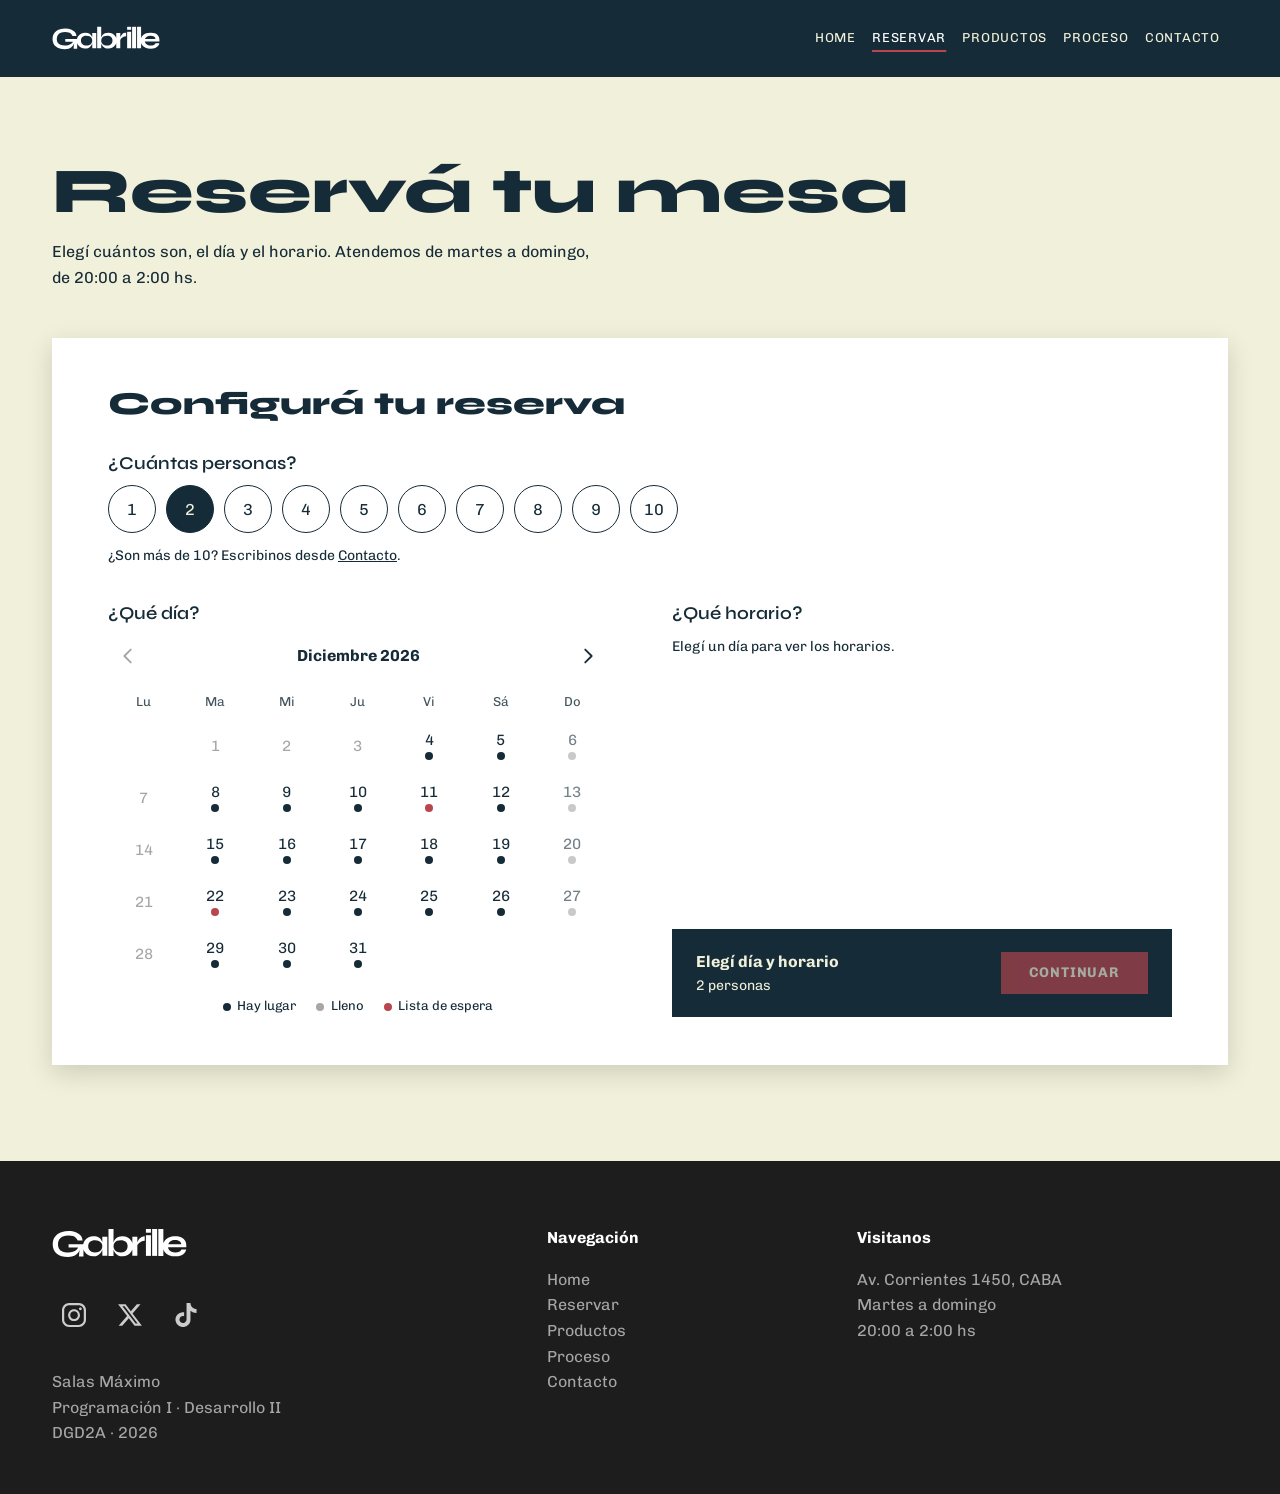
<file: reservar.html>
<!DOCTYPE html>
<html lang="es">
<head>
  <meta charset="utf-8">
  <meta name="viewport" content="width=device-width, initial-scale=1">
  <title>Gabrille</title>
  <meta name="description" content="Reservá tu mesa en Gabrille: elegí cuántas personas son, el día y el horario.">
  <link rel="icon" type="image/x-icon" href="img/favicon.ico">

  <link rel="preconnect" href="https://fonts.googleapis.com">
  <link rel="preconnect" href="https://fonts.gstatic.com" crossorigin>
  <link href="https://fonts.googleapis.com/css2?family=Chivo:ital,wght@0,400;0,700;1,700&family=Syne:wght@400..800&display=swap" rel="stylesheet">
  <link href="https://cdn.jsdelivr.net/npm/bootstrap@5.3.8/dist/css/bootstrap.min.css" rel="stylesheet">
  <link href="css/estilos.css" rel="stylesheet">
  <link href="css/formularios.css" rel="stylesheet">
  <link href="css/reservar.css" rel="stylesheet">
</head>
<body>
  <a class="visually-hidden-focusable" href="#contenido">Saltar al contenido</a>

  <header>
    <nav class="navbar navbar-expand-lg barra-navegacion" aria-label="Principal">
      <div class="container">
        <button class="navbar-toggler" type="button" data-bs-toggle="collapse" data-bs-target="#menu-principal" aria-controls="menu-principal" aria-expanded="false" aria-label="Abrir menú">
          <span class="navbar-toggler-icon"></span>
        </button>
        <a class="navbar-brand" href="index.html"><img src="img/logo.svg" width="120" height="32" alt="Gabrille"></a>
        <div class="collapse navbar-collapse" id="menu-principal">
          <ul class="navbar-nav ms-auto">
            <li class="nav-item"><a class="nav-link" href="index.html">Home</a></li>
            <li class="nav-item"><a class="nav-link active" href="reservar.html">Reservar</a></li>
            <li class="nav-item"><a class="nav-link" href="productos.html">Productos</a></li>
            <li class="nav-item"><a class="nav-link" href="proceso.html">Proceso</a></li>
            <li class="nav-item"><a class="nav-link" href="contacto.html">Contacto</a></li>
          </ul>
        </div>
      </div>
    </nav>
  </header>

  <main id="contenido" class="reserva">
    <div class="container">
      <header class="encabezado-pagina">
        <h1>Reservá tu mesa</h1>
        <p>Elegí cuántos son, el día y el horario. Atendemos de martes a domingo, de 20:00 a 2:00 hs.</p>
      </header>

      <section id="paso-reserva">
        <div class="card-formulario">
          <h2>Configurá tu reserva</h2>

          <div class="bloque-reserva">
            <h3 id="titulo-personas">¿Cuántas personas?</h3>
            <div id="lista-personas" class="personas" role="group" aria-labelledby="titulo-personas"></div>
            <p class="nota-reserva">¿Son más de 10? Escribinos desde <a href="contacto.html">Contacto</a>.</p>
          </div>

          <div class="columnas-reserva">
            <div class="col-reserva">
              <div class="bloque-reserva">
                <h3>¿Qué día?</h3>
                <div role="group" aria-labelledby="calendario-mes">
                  <div class="cabecera-calendario">
                    <button type="button" id="boton-mes-anterior" onclick="cambiarMes(-1)" aria-label="Mes anterior">
                      <svg viewBox="0 0 24 24" width="22" height="22" fill="none" stroke="currentColor" stroke-width="2" stroke-linecap="round" stroke-linejoin="round" aria-hidden="true" focusable="false"><path d="M15 5l-7 7 7 7"/></svg>
                    </button>
                    <p id="calendario-mes" aria-live="polite"></p>
                    <button type="button" id="boton-mes-siguiente" onclick="cambiarMes(1)" aria-label="Mes siguiente">
                      <svg viewBox="0 0 24 24" width="22" height="22" fill="none" stroke="currentColor" stroke-width="2" stroke-linecap="round" stroke-linejoin="round" aria-hidden="true" focusable="false"><path d="M9 5l7 7-7 7"/></svg>
                    </button>
                  </div>
                  <div class="semana-calendario" aria-hidden="true">
                    <span>Lu</span><span>Ma</span><span>Mi</span><span>Ju</span><span>Vi</span><span>Sá</span><span>Do</span>
                  </div>
                  <div id="calendario-dias" class="dias-calendario"></div>
                </div>
                <ul class="leyenda list-unstyled">
                  <li><span class="punto punto-libre"></span> Hay lugar</li>
                  <li><span class="punto punto-lleno"></span> Lleno</li>
                  <li><span class="punto punto-espera"></span> Lista de espera</li>
                </ul>
              </div>
            </div>

            <div class="col-reserva">
              <div class="bloque-reserva">
                <h3>¿Qué horario?</h3>
                <div id="lista-horarios"></div>
              </div>

              <div class="resumen-reserva resumen-reserva-base">
                <div aria-live="polite">
                  <p id="resumen-fecha"></p>
                  <p id="resumen-personas"></p>
                </div>
                <button type="button" id="boton-continuar" class="btn btn-acento" onclick="irAPasoDatos()" disabled>Continuar</button>
              </div>
            </div>
          </div>
        </div>
      </section>

      <section id="paso-datos" class="paso-datos-reserva" hidden>
        <div class="card-formulario">
          <div class="resumen-reserva resumen-reserva-arriba">
            <div>
              <p id="datos-fecha"></p>
              <p id="datos-personas"></p>
            </div>
            <button type="button" class="boton-texto" onclick="mostrarPaso('reserva')">Cambiar</button>
          </div>

          <h2>Tus datos</h2>

          <form id="form-reserva" class="formulario" novalidate onsubmit="confirmarReserva(event)">
            <div class="mb-3">
              <label for="reserva-nombre" class="form-label">Nombre y apellido</label>
              <input type="text" class="form-control" id="reserva-nombre" name="nombre" autocomplete="name" minlength="3" maxlength="60" required>
              <div class="invalid-feedback">Ingresá tu nombre y apellido.</div>
            </div>
            <div class="mb-3">
              <label for="reserva-email" class="form-label">Email</label>
              <input type="email" class="form-control" id="reserva-email" name="email" autocomplete="email" pattern="[^@\s]+@[^@\s]+\.[^@\s]+" required>
              <div class="invalid-feedback">Ingresá un email válido, por ejemplo nombre@correo.com.</div>
            </div>
            <div class="mb-3">
              <label for="reserva-telefono" class="form-label">Teléfono</label>
              <input type="tel" class="form-control" id="reserva-telefono" name="telefono" autocomplete="tel" pattern="[0-9 +\-]{8,20}" required>
              <div class="invalid-feedback">Ingresá un teléfono de 8 a 20 dígitos.</div>
            </div>
            <div class="mb-4">
              <label for="reserva-comentarios" class="form-label">Comentarios <small>(opcional)</small></label>
              <textarea class="form-control" id="reserva-comentarios" name="comentarios" rows="3" maxlength="200"></textarea>
            </div>
            <button type="submit" class="btn btn-principal w-100">Confirmar reserva</button>
          </form>
        </div>
      </section>
    </div>
  </main>

  <footer class="pie-pagina">
    <div class="container">
      <a class="logo-pie" href="index.html"><img src="img/logo.svg" width="120" height="36" alt="Gabrille"></a>

      <nav aria-label="Pie de página">
        <h2>Navegación</h2>
        <ul class="list-unstyled">
          <li><a href="index.html">Home</a></li>
          <li><a href="reservar.html">Reservar</a></li>
          <li><a href="productos.html">Productos</a></li>
          <li><a href="proceso.html">Proceso</a></li>
          <li><a href="contacto.html">Contacto</a></li>
        </ul>
      </nav>

      <div class="visita-pie">
        <h2>Visitanos</h2>
        <address>
          Av. Corrientes 1450, CABA<br>
          Martes a domingo<br>
          20:00 a 2:00 hs
        </address>
      </div>

      <ul class="redes-pie list-unstyled" aria-label="Redes sociales">
        <li><a href="https://www.instagram.com/" target="_blank" rel="noopener"><img src="img/ig.svg" width="24" height="24" alt="Instagram"></a></li>
        <li><a href="https://www.x.com/" target="_blank" rel="noopener"><img src="img/x.svg" width="24" height="24" alt="X"></a></li>
        <li><a href="https://www.tiktok.com/" target="_blank" rel="noopener"><img src="img/tt.svg" width="24" height="24" alt="TikTok"></a></li>
      </ul>

      <ul class="datos-pie list-unstyled">
        <li>Salas Máximo</li>
        <li>Programación I · Desarrollo II</li>
        <li>DGD2A · 2026</li>
      </ul>
    </div>
  </footer>

  <div class="modal fade modal-demo" id="modal-reserva" tabindex="-1" aria-labelledby="titulo-reserva" aria-hidden="true" data-bs-backdrop="static" data-bs-keyboard="false">
    <div class="modal-dialog modal-dialog-centered">
      <div class="modal-content">
        <div class="modal-header">
          <h2 class="modal-title" id="titulo-reserva">¡Reserva registrada!</h2>
          <button type="button" class="btn-close" data-bs-dismiss="modal" onclick="reiniciarReserva()" aria-label="Cerrar"></button>
        </div>
        <div class="modal-body">
          <p id="detalle-reserva"></p>
          <p class="mb-0">Esta es una demostración: no se envió ni se guardó ningún dato.</p>
        </div>
        <div class="modal-footer">
          <button type="button" class="btn btn-acento" data-bs-dismiss="modal" onclick="reiniciarReserva()">Aceptar</button>
        </div>
      </div>
    </div>
  </div>

  <script src="https://cdn.jsdelivr.net/npm/bootstrap@5.3.8/dist/js/bootstrap.bundle.min.js"></script>
  <script src="js/comun.js"></script>
  <script src="js/reservar.js"></script>
</body>
</html>
</file>
<file: css/estilos.css>
:root {
  --principal: #152b37;
  --secundario: #f1f0da;
  --acento: #b9464e;
  --acento-hover: #a63f46;

  /* Neutros */
  --negro: #1D1D1D;
  --fondo-oscuro: #0a141a;
  --blanco: #FFFFFF;
  --gris: #A6A6A6;

  /* Tipografías */
  --fuente-titulos: "Syne", sans-serif;
  --fuente-texto: "Chivo", monospace;

  /* Escala de texto y espacios (mobile; se agranda en 992px) */
  --titulo-1: 2.5rem;
  --titulo-2: 2rem;
  --texto: 1rem;
  --espacio-seccion: 4rem;
  --ancho-contenido: 1200px;

  /* Efectos */
  --transicion: 250ms ease;
  --transicion-color: color 250ms ease, background-color 250ms ease, border-color 250ms ease;
  --sombra: 0 0.5rem 1.5rem rgba(0, 0, 0, 0.15);
  --linea: rgba(40, 72, 59, 0.2);
  --foco: var(--acento);

  /* Variables de Bootstrap reemplazadas por las del proyecto */
  --bs-body-font-family: var(--fuente-texto);
  --bs-body-font-size: var(--texto);
  --bs-body-line-height: 1.6;
  --bs-body-color: var(--principal);
  --bs-body-bg: var(--secundario);
  --bs-link-color-rgb: 40, 72, 59;
  --bs-link-hover-color-rgb: 204, 94, 66;
}


/* 2. BASE
   -------------------------------------------------------------------------- */
img {
  max-width: 100%;
  height: auto;
}

h1,
h2,
h3 {
  font-family: var(--fuente-titulos);
  font-weight: 800;
  line-height: 1.1;
}

:focus-visible {
  outline: 3px solid var(--foco);
  outline-offset: 3px;
}


/* 3. NAVBAR
   -------------------------------------------------------------------------- */
.barra-navegacion {
  --foco: var(--secundario);
  --bs-navbar-padding-y: 1rem;
  --bs-navbar-color: var(--secundario);
  --bs-navbar-hover-color: var(--blanco);
  --bs-navbar-active-color: var(--blanco);
  --bs-navbar-brand-color: var(--secundario);
  --bs-navbar-brand-hover-color: var(--blanco);
  --bs-navbar-toggler-border-color: transparent;
  --bs-navbar-toggler-focus-width: 0;
  --bs-navbar-toggler-icon-bg: url("data:image/svg+xml,%3csvg xmlns='http://www.w3.org/2000/svg' viewBox='0 0 30 30'%3e%3cpath stroke='%23DEE4C2' stroke-linecap='round' stroke-miterlimit='10' stroke-width='2' d='M4 7h22M4 15h22M4 23h22'/%3e%3c/svg%3e");
  background-color: var(--principal);
}

.barra-navegacion > .container {
  justify-content: flex-start;
  gap: 0.75rem;
}

.barra-navegacion .navbar-brand {
  margin: 0;
  line-height: 1;
}

.barra-navegacion .navbar-brand img {
  display: block;
  width: auto;
  height: 2rem;
}

.barra-navegacion .navbar-toggler {
  padding-inline: 0;
}

.barra-navegacion .navbar-collapse {
  flex-basis: 100%;
}

.barra-navegacion .nav-link {
  padding-block: 0.75rem;
  font-size: 0.8125rem;
  text-transform: uppercase;
  letter-spacing: 0.06em;
  transition: color var(--transicion);
}

.barra-navegacion .nav-link.active {
  text-decoration: underline;
  text-decoration-color: var(--acento);
  text-decoration-thickness: 2px;
  text-underline-offset: 0.5rem;
}


/* 4. BOTONES
   -------------------------------------------------------------------------- */
.btn {
  --bs-btn-padding-x: 1.75rem;
  --bs-btn-padding-y: 0.875rem;
  --bs-btn-font-family: var(--fuente-texto);
  --bs-btn-font-size: 0.875rem;
  --bs-btn-font-weight: 700;
  --bs-btn-line-height: 1;
  --bs-btn-border-width: 0;
  --bs-btn-border-radius: 0;
  --bs-btn-focus-box-shadow: none;
  text-transform: uppercase;
  letter-spacing: 0.06em;
  transition: color var(--transicion), background-color var(--transicion);
}

.btn-acento {
  --bs-btn-color: var(--secundario);
  --bs-btn-bg: var(--acento);
  --bs-btn-hover-color: var(--blanco);
  --bs-btn-hover-bg: var(--acento-hover);
  --bs-btn-active-color: var(--blanco);
  --bs-btn-active-bg: var(--acento-hover);
  --bs-btn-disabled-color: var(--secundario);
  --bs-btn-disabled-bg: var(--acento);
}

.btn-principal {
  --bs-btn-color: var(--secundario);
  --bs-btn-bg: var(--principal);
  --bs-btn-hover-color: var(--secundario);
  --bs-btn-hover-bg: var(--negro);
  --bs-btn-active-color: var(--secundario);
  --bs-btn-active-bg: var(--negro);
  --bs-btn-disabled-color: var(--secundario);
  --bs-btn-disabled-bg: var(--principal);
}

.btn-claro {
  --bs-btn-color: var(--principal);
  --bs-btn-bg: var(--secundario);
  --bs-btn-hover-color: var(--principal);
  --bs-btn-hover-bg: var(--blanco);
  --bs-btn-active-color: var(--principal);
  --bs-btn-active-bg: var(--blanco);
}

/* Botón subrayado */
.boton-texto {
  padding: 0;
  font-size: 0.875rem;
  color: inherit;
  background: none;
  border: 0;
  text-decoration: underline;
  text-underline-offset: 0.25rem;
}

/* Botón de cierre*/
.btn-close {
  --bs-btn-close-opacity: 1;
  --bs-btn-close-hover-opacity: 0.7;
  --bs-btn-close-focus-shadow: none;
  --bs-btn-close-bg: url("data:image/svg+xml,%3csvg xmlns='http://www.w3.org/2000/svg' viewBox='0 0 16 16' fill='%2328483B'%3e%3cpath d='M.293.293a1 1 0 0 1 1.414 0L8 6.586 14.293.293a1 1 0 1 1 1.414 1.414L9.414 8l6.293 6.293a1 1 0 0 1-1.414 1.414L8 9.414l-6.293 6.293a1 1 0 0 1-1.414-1.414L6.586 8 .293 1.707a1 1 0 0 1 0-1.414z'/%3e%3c/svg%3e");
}


/* 5. CARRUSEL
   -------------------------------------------------------------------------- */
.carousel {
  --carrusel-color: var(--acento);
  --carrusel-fondo: transparent;
  --indicador-color: var(--acento);
}

.carousel-control-prev,
.carousel-control-next {
  bottom: auto;
  width: 2.5rem;
  height: 2.5rem;
  color: var(--carrusel-color);
  background-color: var(--carrusel-fondo);
  border: 2px solid var(--carrusel-color);
  border-radius: 50%;
  opacity: 1;
  transition: color var(--transicion), background-color var(--transicion);
}

.carousel-control-prev:hover,
.carousel-control-next:hover {
  color: var(--secundario);
  background-color: var(--carrusel-color);
  opacity: 1;
}

.carousel-control-prev-icon,
.carousel-control-next-icon {
  width: auto;
  height: auto;
  background-image: none;
  font-size: 1.5rem;
  font-style: normal;
  font-weight: 700;
  line-height: 1;
}

.carousel-control-prev-icon::before {
  content: "\2039";
}

.carousel-control-next-icon::before {
  content: "\203A";
}

.carousel-indicators {
  position: static;
  margin: 1.5rem 0 0;
}

.carousel-indicators [data-bs-target] {
  box-sizing: border-box;
  width: 0.75rem;
  height: 0.75rem;
  margin-inline: 0.3rem;
  background-color: transparent;
  background-clip: border-box;
  border: 2px solid var(--indicador-color);
  border-radius: 50%;
  opacity: 1;
}

.carousel-indicators .active {
  background-color: var(--indicador-color);
}


/* 6. VENTANA MODAL DE DEMOSTRACIÓN (compra, reserva y contacto)
   -------------------------------------------------------------------------- */
.modal-demo {
  
  --bs-modal-bg: var(--secundario);
  --bs-modal-color: var(--principal);
  --bs-modal-border-width: 0;
  --bs-modal-border-radius: 0;
  --bs-modal-inner-border-radius: 0;
  --bs-modal-header-border-width: 0;
  --bs-modal-footer-border-width: 0;
  --bs-modal-padding: 1.5rem;
}

.modal-demo .modal-title {
  font-size: 1.75rem;
}


/* 7. IMAGEN DE FONDO
   -------------------------------------------------------------------------- */
.imagen-fondo {
  position: absolute;
  inset: 0;
  z-index: -1;
  padding: 0;
  background-color: var(--principal);
}

.imagen-fondo img {
  display: block;
  width: 100%;
  height: 100%;
  object-fit: cover;
}

.imagen-fondo::after {
  content: "";
  position: absolute;
  inset: 0;
  background-color: var(--velo);
}


/* 8. FOOTER
   -------------------------------------------------------------------------- */
.pie-pagina {
  --foco: var(--secundario);
  padding-block: 3.5rem 2.5rem;
  color: var(--gris);
  background-color: var(--negro);
}

.pie-pagina .container {
  display: grid;
  gap: 2rem;
  grid-template-areas:
    "logo"
    "nav"
    "visita"
    "redes"
    "datos";
}

.logo-pie {
  grid-area: logo;
  justify-self: start;
}

.logo-pie img {
  display: block;
  width: auto;
  height: 2.25rem;
}

.pie-pagina nav {
  grid-area: nav;
}

.visita-pie {
  grid-area: visita;
}

.pie-pagina h2 {
  margin-bottom: 1rem;
  font-family: var(--fuente-texto);
  font-size: 1rem;
  font-weight: 700;
  line-height: 1.6;
  color: var(--blanco);
}

.pie-pagina ul,
.pie-pagina address {
  margin: 0;
}

.pie-pagina a {
  color: var(--gris);
  text-decoration: none;
  transition: color var(--transicion);
}

.pie-pagina a:hover {
  color: var(--secundario);
}

.redes-pie {
  grid-area: redes;
  display: flex;
  gap: 0.75rem;
}

.redes-pie a {
  display: grid;
  place-items: center;
  width: 2.75rem;
  height: 2.75rem;
  filter: brightness(80%);
}

.redes-pie a:hover {
  border-color: var(--secundario);
  filter: none;
}

.redes-pie img {
  width: 1.5rem;
  height: 1.5rem;
}

.datos-pie {
  grid-area: datos;
  padding-top: 2rem;
  border-top: 1px solid rgba(222, 228, 194, 0.25);
}


/* 9. MEDIA QUERIES
   -------------------------------------------------------------------------- */
@media (min-width: 992px) {
  :root {
    --titulo-1: 4rem;
    --titulo-2: 3rem;
    --espacio-seccion: 6rem;
  }

  .barra-navegacion > .container {
    justify-content: space-between;
  }

  .barra-navegacion .nav-link {
    padding-inline: 1.5rem;
  }

  .imagen-fondo {
    position: static;
    z-index: auto;
    background: none;
  }

  .imagen-fondo img {
    height: auto;
  }

  .imagen-fondo::after {
    display: none;
  }

  .pie-pagina {
    padding-block: 4rem 3rem;
  }

  .pie-pagina .container {
    grid-template-columns: 5fr 3fr 4fr;
    grid-template-rows: auto auto 1fr;
    grid-template-areas:
      "logo nav visita"
      "redes nav visita"
      "datos nav visita";
  }

  .datos-pie {
    align-self: end;
    padding-top: 0;
    border-top: 0;
  }
}

@media (min-width: 1200px) {
  .container {
    max-width: var(--ancho-contenido);
  }
}
</file>
<file: css/home.css>
.hero {
  --foco: var(--secundario);
  position: relative;
  display: flex;
  min-height: 80vh;
  min-height: 80svh;
  overflow: hidden;
  color: var(--secundario);
}

.hero img {
  position: absolute;
  inset: 0;
  width: 100%;
  height: 100%;
  object-fit: cover;
}

.hero::after {
  content: "";
  position: absolute;
  inset: 0;
  background: linear-gradient(180deg, rgba(0, 0, 0, 0.55), rgba(0, 0, 0, 0.1) 55%, rgba(0, 0, 0, 0.45));
}

.hero .container {
  position: relative;
  z-index: 1;
  display: flex;
  flex-direction: column;
  align-items: center;
  justify-content: space-between;
  padding-block: 2.5rem;
}

.hero h1 {
  align-self: flex-start;
  max-width: 12em;
  font-size: var(--titulo-1);
  font-weight: 700;
  text-wrap: balance;
  color: var(--white);
}

.frase {
  padding-block: 3rem;
  text-align: center;
  background-color: var(--secundario);
}

.frase p {
  margin: 0;
  font-family: var(--fuente-titulos);
  font-size: 1.25rem;
  font-weight: 800;
  line-height: 1.3;
}

.bloque {
  --foco: var(--secundario);
  padding-block: 0.75rem;
  color: var(--secundario);
}

.bloque-verde {
  --velo: rgba(21, 43, 55, 0.8);
  background-color: var(--principal);
}

.bloque-naranja {
  --velo: rgba(185, 70, 78, 0.8);
  background-color: var(--acento);
}

.bloque-naranja .btn-claro {
  --bs-btn-color: var(--acento);
  --bs-btn-hover-color: var(--acento);
  --bs-btn-active-color: var(--acento);
}

.bloque .row {
  position: relative;
  isolation: isolate;
  margin: 0;
  padding: 3rem 1rem;
  text-align: center;
}

.bloque h2 {
  margin-bottom: 1.25rem;
  font-size: var(--titulo-2);
}

.bloque p {
  margin-top: 2rem;
  max-width: 34rem;
  margin-inline: auto;
}

.bloque .btn {
  margin-top: 0.75rem;
}

.texto-destacado {
  font-style: italic;
  font-weight: 700;
}

.testimonios {
  padding-block: var(--espacio-seccion);
  background-color: var(--secundario);
}

.testimonios h2 {
  margin-bottom: 2.5rem;
  font-size: var(--titulo-2);
  text-align: center;
}

.testimonio {
  margin: 0;
  padding: 2rem 1.5rem;
  color: var(--secundario);
  background-color: var(--principal);
}

.testimonio p {
  margin-bottom: 1.5rem;
  font-size: 1.125rem;
}

.testimonio figcaption {
  display: flex;
  align-items: center;
  gap: 1rem;
  font-size: 0.875rem;
  line-height: 1.4;
}

.testimonio figcaption strong {
  font-size: 1.125rem;
  font-style: italic;
}

.testimonio img {
  width: 3.5rem;
  height: 3.5rem;
  object-fit: cover;
  border-radius: 50%;
}

.testimonios .carousel-control-prev,
.testimonios .carousel-control-next {
  display: none;
  top: calc(50% - 1.5rem);
  transform: translateY(-50%);
}

.testimonios .carousel-control-prev {
  left: -3.5rem;
}

.testimonios .carousel-control-next {
  right: -3.5rem;
}


@media (min-width: 768px) {
  .hero .container {
    align-items: flex-start;
    justify-content: center;
    gap: 2.5rem;
  }

  .hero::after {
    background: linear-gradient(90deg, rgba(0, 0, 0, 0.6), rgba(0, 0, 0, 0.15) 65%, rgba(0, 0, 0, 0.05));
  }
}

@media (min-width: 992px) {
  .hero {
    min-height: min(85vh, 50rem);
  }

  .frase {
    padding-block: 5rem;
  }

  .frase p {
    font-size: 2rem;
  }

  .bloque {
    padding-block: var(--espacio-seccion);
  }

  .bloque .row {
    padding: 0;
    text-align: left;
  }

  .bloque .imagen-fondo img {
    max-width: 32rem;
    aspect-ratio: 1 / 1;
  }

  .bloque-verde .imagen-fondo img {
    margin-left: auto;
  }

  .bloque p {
    margin-inline: 0;
  }

  .testimonios h2 {
    font-size: 4rem;
  }

  .testimonio {
    padding: 3rem;
  }

  .testimonio p {
    font-size: 1.375rem;
  }

  .testimonios .carousel-control-prev,
  .testimonios .carousel-control-next {
    display: flex;
  }
}
</file>
<file: css/formularios.css>
.encabezado-pagina {
  margin-bottom: 2rem;
  text-align: center;
}

.encabezado-pagina h1 {
  margin-bottom: 0.75rem;
  font-size: var(--titulo-1);
}

.encabezado-pagina p {
  max-width: 34rem;
  margin: 0 auto;
}

.card-formulario {
  --relleno-x: 1.25rem;
  --relleno-y: 1.5rem;
  padding: var(--relleno-y) var(--relleno-x);
  background-color: var(--blanco);
  box-shadow: var(--sombra);
}

.card-formulario h2 {
  margin-bottom: 1.5rem;
  font-size: 1.5rem;
}

.formulario {
  --bs-form-invalid-color: var(--acento-hover);
  --bs-form-invalid-border-color: var(--acento-hover);
  --bs-form-valid-color: var(--principal);
  --bs-form-valid-border-color: var(--principal);
}

.formulario .form-label {
  margin-bottom: 0.375rem;
  font-size: 0.9375rem;
  font-weight: 700;
}

.formulario small {
  font-size: inherit;
  font-weight: 400;
}

.formulario .form-control,
.formulario .form-select {
  padding: 0.75rem;
  font-family: var(--fuente-texto);
  font-size: var(--texto);
  color: var(--principal);
  background-color: var(--blanco);
  border: 1px solid var(--principal);
  border-radius: 0;
}

.formulario .form-select {
  --bs-form-select-bg-img: url("data:image/svg+xml,%3csvg xmlns='http://www.w3.org/2000/svg' viewBox='0 0 16 16'%3e%3cpath fill='none' stroke='%2328483B' stroke-linecap='round' stroke-linejoin='round' stroke-width='2' d='m2 5 6 6 6-6'/%3e%3c/svg%3e");
  padding-right: 2.25rem;
}

.formulario .form-control:focus,
.formulario .form-select:focus,
.formulario .form-check-input:focus {
  border-color: var(--acento);
  box-shadow: 0 0 0 3px rgba(204, 94, 66, 0.35);
}

.formulario.was-validated .form-control:valid,
.formulario.was-validated .form-control:invalid {
  padding-right: 0.75rem;
  background-image: none;
}

.formulario.was-validated .form-select:valid:not([multiple]):not([size]),
.formulario.was-validated .form-select:invalid:not([multiple]):not([size]) {
  padding-right: 2.25rem;
  background-image: var(--bs-form-select-bg-img);
  background-position: right 0.75rem center;
  background-size: 16px 12px;
}

.formulario .invalid-feedback {
  font-size: 0.875rem;
}

.formulario .form-check {
  padding-left: 2rem;
}

.formulario .form-check-input {
  width: 1.25rem;
  height: 1.25rem;
  margin-top: 0.15rem;
  margin-left: -2rem;
  background-color: var(--blanco);
  border: 1px solid var(--principal);
  border-radius: 0;
}

.formulario .form-check-input:checked {
  --bs-form-check-bg-image: url("data:image/svg+xml,%3csvg xmlns='http://www.w3.org/2000/svg' viewBox='0 0 20 20'%3e%3cpath fill='none' stroke='%23DEE4C2' stroke-linecap='round' stroke-linejoin='round' stroke-width='3' d='m6 10 3 3 6-6'/%3e%3c/svg%3e");
  background-color: var(--principal);
  border-color: var(--principal);
}

.formulario.was-validated .form-check-input:invalid {
  border-color: var(--bs-form-invalid-border-color);
}

.formulario.was-validated .form-check-input:invalid ~ .form-check-label {
  color: var(--bs-form-invalid-color);
}

.formulario .btn {
  width: 100%;
}

@media (min-width: 768px) {
  .card-formulario {
    --relleno-x: 2rem;
    --relleno-y: 2rem;
  }

  .formulario .btn {
    width: auto;
  }
}

@media (min-width: 992px) {
  .encabezado-pagina {
    margin-bottom: 3rem;
    text-align: left;
  }

  .encabezado-pagina p {
    margin: 0;
  }

  .card-formulario {
    --relleno-x: 3.5rem;
    --relleno-y: 3rem;
  }

  .card-formulario h2 {
    margin-bottom: 2rem;
    font-size: 2rem;
  }
}
</file>
<file: css/contacto.css>
/* ==========================================================================
   CONTACTO · formulario y datos del local
   ========================================================================== */

.contacto {
  padding-block: 2.5rem 3rem;
}

.fila-contacto {
  display: grid;
  gap: 1.5rem;
}

.contacto aside {
  --foco: var(--secundario);
  padding: 1.5rem 1.25rem;
  color: var(--secundario);
  background-color: var(--principal);
}

.contacto aside h2 {
  margin-bottom: 1.5rem;
  font-size: 1.5rem;
}

.contacto aside h3 {
  margin-bottom: 0.375rem;
  font-size: 1.125rem;
  font-weight: 600;
}

.contacto aside address,
.contacto aside p {
  margin-bottom: 1.5rem;
}

.contacto aside a:not(.btn) {
  color: inherit;
  text-underline-offset: 0.25rem;
}

.contacto aside a:not(.btn):hover {
  color: var(--blanco);
}


@media (min-width: 768px) {
  .contacto aside {
    padding: 2rem;
  }
}

@media (min-width: 992px) {
  .contacto {
    padding-block: 5rem 6rem;
  }

  .fila-contacto {
    grid-template-columns: 7fr 5fr;
    gap: 2rem;
    align-items: start;
  }

  .contacto aside {
    padding: 3rem 2.5rem;
  }

  .contacto aside h2 {
    margin-bottom: 2rem;
    font-size: 2rem;
  }
}
</file>
<file: css/proceso.css>
h1{
  color: var(--secundario);
  font-weight: 800;
  TEXT-ALIGN: left;
}

.proceso {
  padding-block: 1.5rem;
  background-color: var(--fondo-oscuro);
}

.proceso .container {
  display: flex;
  flex-direction: column;
  gap: 1.5rem;
  padding:2rem;
}

.paso {
  --foco: var(--secundario);
  position: relative;
  isolation: isolate;
  width: 100%;
  height: auto;
  max-width: 36rem;
  min-height: 30rem;
  margin-inline: auto;
}

.texto-paso {
  padding: 2rem 1rem 2.5rem 0rem;
  color: var(--secundario);
}

.paso h2 {
  margin-bottom: 1rem;
  font-size: 2.3rem;
  line-height: 1;
  font-weight: 600;
}

.texto-paso p {
  margin: 0;
  font-size: 1rem;
  line-height: 1.6;
}

.imagen-fondo {
  position: relative;
  aspect-ratio: 1 / 1;
}

@media (min-width: 992px) {


  .proceso {
    padding-block: 7.75rem;
  }

  .proceso .container {
    gap: 7rem;
  }

  .paso {
    display: grid;
    grid-template-columns: 1fr 1fr;
    align-items: start;
    column-gap: 6rem;
    max-width: none;
    min-height: 0;
    margin-inline: 0;
  }

  .texto-paso {
    grid-column: 1;
    grid-row: 1;
    padding: 0;
    text-align: left;
  }

  .paso:nth-of-type(even) .texto-paso {
    grid-column: 2;
  }

  .paso h2 {
    margin-bottom: 2.5rem;
    font-size: 2.5rem;
    line-height: 1.2;
  }

  .texto-paso p {
    font-size: 1.125rem;
    line-height: 1.6;
  }


  .paso .imagen-fondo {
    grid-column: 2;
    grid-row: 1;
  }

  .paso:nth-of-type(even) .imagen-fondo {
    grid-column: 1;
  }

  .paso .imagen-fondo img {
    aspect-ratio: 1 / 1;
  }
}

@media (min-width: 1200px) {
  .paso {
    column-gap: 10rem;
  }

  .paso h2 {
    font-size: 3rem;
  }

  .texto-paso p {
    font-size: 1.25rem;
  }
}
</file>
<file: css/productos.css>
.modal-novedad {
  --bs-modal-width: min(95vw, 64rem);
  --bs-modal-bg: var(--secundario);
  --bs-modal-border-width: 0;
  --bs-modal-border-radius: 0;
  --bs-modal-inner-border-radius: 0;
}

.modal-novedad .modal-content {
  position: relative;
  align-items: center;
  gap: 1.25rem;
  padding-bottom: 1.25rem;
  background-color: var(--blanco);
}

.modal-novedad img {
  display: block;
  width: 100%;
  max-height: 75vh;
  object-fit: contain;
}

.modal-novedad .btn-close {
  position: absolute;
  top: 0.75rem;
  right: 0.75rem;
  z-index: 2;
  padding: 0.75rem;
  background-color: var(--blanco);
  border-radius: 50%;
  opacity: 1;
}


.catalogo {
  --cat-flecha: var(--cat-fondo);
  padding-block: 3rem;
  color: var(--cat-texto);
  background-color: var(--cat-fondo);
}

.catalogo-verde {
  --cat-fondo: var(--principal);
  --cat-texto: var(--secundario);
}

.catalogo-naranja {
  --cat-fondo: var(--acento);
  --cat-texto: var(--secundario);
}

.catalogo-claro {
  --cat-fondo: var(--secundario);
  --cat-texto: var(--principal);
  --cat-flecha: var(--principal);
}

.catalogo h1 {
  margin-bottom: 0.5rem;
  font-size: 2.5rem;
  line-height: 1;
  text-align: center;
}

.catalogo h3 {
  margin-bottom: 2rem;
  font-size: 2rem;
  font-weight: 500;
  text-align: center;
}

.catalogo .carousel {
  --carrusel-color: var(--cat-flecha);
  --carrusel-fondo: var(--blanco);
  --indicador-color: var(--cat-texto);
  max-width: 24rem;
  margin-inline: auto;
}

.catalogo .carousel-control-prev,
.catalogo .carousel-control-next {
  top: calc(min(100vw - 1.5rem, 24rem) / 2 - 1.25rem);
}

.catalogo .carousel-control-prev {
  left: 0.75rem;
}

.catalogo .carousel-control-next {
  right: 0.75rem;
}


.card-producto {
  display: flex;
  flex-direction: column;
  height: 100%;
}

.imagen-producto {
  position: relative;
  aspect-ratio: 1 / 1;
  background-color: var(--blanco);
}

.imagen-producto img {
  display: block;
  width: 100%;
  height: 100%;
  object-fit: contain;
}

.etiqueta-nuevo {
  position: absolute;
  top: 0.75rem;
  left: 0.75rem;
  padding: 0.35rem 0.75rem;
  font-size: 0.75rem;
  font-weight: 700;
  letter-spacing: 0.06em;
  text-transform: uppercase;
  color: var(--secundario);
  background-color: var(--acento);
}

.info-producto {
  display: flex;
  flex: 1;
  flex-direction: column;
  gap: 0.5rem;
  padding: 1.5rem;
  color: var(--cat-fondo);
  background-color: var(--cat-texto);
}

.card-producto h4 {
  margin: 0;
  font-family: var(--fuente-texto);
  font-size: 0.875rem;
  font-weight: 700;
  line-height: 1.4;
  letter-spacing: 0.04em;
  text-transform: uppercase;
  color: inherit;
}

.card-producto p {
  min-height: 4.8em;
  margin: 0 0 auto;
}

.card-producto p + p {
  min-height: 0;
  margin: 0;
  font-weight: 700;
}

.card-producto .btn {
  --bs-btn-color: var(--cat-texto);
  --bs-btn-bg: var(--cat-fondo);
  --bs-btn-hover-color: var(--cat-texto);
  --bs-btn-hover-bg: var(--cat-fondo);
  --bs-btn-active-color: var(--cat-texto);
  --bs-btn-active-bg: var(--cat-fondo);
  align-self: flex-start;
  margin-top: 0.5rem;
}

.card-producto .btn:hover {
  opacity: 0.85;
}


.aviso-carrito {
  --bs-toast-bg: var(--blanco);
  --bs-toast-color: var(--principal);
  --bs-toast-border-width: 0;
  --bs-toast-border-radius: 0;
  --bs-toast-max-width: 22rem;
  --bs-toast-font-size: var(--texto);
  --bs-toast-box-shadow: 0 0.75rem 2rem rgba(0, 0, 0, 0.25);
}

.producto-aviso {
  display: flex;
  align-items: flex-start;
  gap: 1rem;
  padding: 1.25rem 1.25rem 1rem;
}

.imagen-aviso {
  flex: 0 0 3.5rem;
  width: 3.5rem;
  height: 3.5rem;
  background-color: var(--secundario);
}

.texto-aviso {
  flex: 1;
}

.texto-aviso p {
  margin: 0;
}

.texto-aviso p:first-child {
  font-weight: 700;
}

.texto-aviso p + p {
  margin-top: 0.25rem;
}

.pie-aviso {
  padding: 1rem 1.25rem 1.25rem;
  border-top: 1px solid var(--linea);
}

.pie-aviso p {
  margin-bottom: 1rem;
}


.panel-carrito {
  --bs-offcanvas-width: min(100vw, 28rem);
  --bs-offcanvas-bg: var(--blanco);
  --bs-offcanvas-color: var(--principal);
  --bs-offcanvas-border-width: 0;
  --bs-offcanvas-padding-x: 1.25rem;
  --bs-offcanvas-padding-y: 1.25rem;
}

.panel-carrito .offcanvas-header {
  position: relative;
  justify-content: center;
  border-bottom: 1px solid var(--linea);
}

.panel-carrito .offcanvas-title {
  font-family: var(--fuente-texto);
  font-size: 1rem;
  font-weight: 400;
  letter-spacing: 0.08em;
  text-transform: uppercase;
}

.panel-carrito .btn-close {
  position: absolute;
  right: 1.25rem;
  margin: 0;
}

.panel-carrito ul {
  margin: 0;
}

.item-carrito {
  display: grid;
  grid-template-columns: 4.5rem 1fr auto;
  gap: 1rem;
  padding-block: 1rem;
  border-bottom: 1px solid var(--linea);
}

.imagen-item {
  width: 4.5rem;
  height: 4.5rem;
  background-color: var(--blanco);
}

.imagen-aviso img,
.imagen-item img {
  width: 100%;
  height: 100%;
  object-fit: contain;
}

.info-item p {
  margin: 0 0 0.5rem;
  font-weight: 700;
}

.cantidad-item {
  display: inline-flex;
  align-items: center;
  border: 1px solid var(--principal);
}

.cantidad-item button {
  width: 2rem;
  height: 2rem;
  font-size: 1.125rem;
  line-height: 1;
  color: inherit;
  background: none;
  border: 0;
}

.cantidad-item span {
  min-width: 2rem;
  text-align: center;
}

.lado-item {
  display: flex;
  flex-direction: column;
  align-items: flex-end;
  justify-content: space-between;
}

.lado-item button {
  padding: 0;
  line-height: 0;
  color: inherit;
  background: none;
  border: 0;
}

.lado-item p {
  margin: 0;
  font-weight: 700;
}

.panel-carrito .offcanvas-body > p {
  margin: 0;
  padding-block: 1rem;
}

.pie-carrito {
  padding: 1.25rem;
  border-top: 1px solid var(--linea);
}

.pie-carrito p {
  display: flex;
  justify-content: space-between;
  align-items: baseline;
  margin-bottom: 1rem;
  font-size: 1.25rem;
}

.pie-carrito strong {
  font-size: 1.5rem;
}

.pie-carrito .boton-texto {
  display: block;
  margin: 1rem auto 0;
}

@media (min-width: 768px) {
  
  .catalogo h1,
  .catalogo h3 {
    text-align: left;
  }

  .catalogo .carousel {
    max-width: none;
  }

  .catalogo .carousel-inner {
    display: grid;
    grid-template-columns: repeat(3, 1fr);
    gap: 1.5rem;
    overflow: visible;
  }

  .catalogo .carousel-inner::after {
    display: none;
  }

  .catalogo .carousel-item {
    display: block;
    float: none;
    width: auto;
    margin: 0;
    transform: none !important;
    transition: none;
  }

  .catalogo .carousel-control-prev,
  .catalogo .carousel-control-next,
  .catalogo .carousel-indicators {
    display: none;
  }
}

@media (min-width: 992px) {
  .catalogo {
    padding-block: 4rem;
  }

  .catalogo h1 {
    font-size: 5rem;
  }

  .catalogo h3 {
    font-size: 2.5rem;
  }
}
</file>
<file: css/reservar.css>
.reserva {
  padding-block: 2.5rem 3rem;
}

.paso-datos-reserva {
  max-width: 40rem;
  margin-inline: auto;
}

.bloque-reserva + .bloque-reserva,
.bloque-reserva + .columnas-reserva,
.col-reserva + .col-reserva {
  margin-top: 1.75rem;
}

.reserva h3 {
  margin-bottom: 0.75rem;
  font-size: 1.125rem;
  font-weight: 600;
}

.nota-reserva {
  margin: 0.75rem 0 0;
  font-size: 0.875rem;
}

.nota-reserva a {
  color: inherit;
}

.nota-reserva a:hover {
  color: var(--acento);
}

/* Opción elegible: persona, día u horario */
.opcion {
  padding: 0;
  color: var(--principal);
  background-color: var(--blanco);
  border: 1px solid var(--principal);
  transition: var(--transicion-color);
}

.opcion:hover:not(:disabled) {
  border-color: var(--acento);
}

.opcion:disabled {
  color: var(--gris);
  border-color: var(--gris);
  cursor: default;
}

.opcion.elegido,
.opcion.elegido:hover:not(:disabled) {
  color: var(--secundario);
  background-color: var(--principal);
  border-color: var(--principal);
}


.punto {
  display: inline-block;
  flex: none;
  width: 0.5rem;
  height: 0.5rem;
  border-radius: 50%;
}

.punto-libre {
  background-color: var(--principal);
}

.punto-lleno {
  background-color: var(--gris);
}

.punto-espera {
  background-color: var(--acento);
}


.personas {
  display: flex;
  flex-wrap: wrap;
  gap: 0.625rem;
}

.persona {
  width: 3rem;
  height: 3rem;
  border-radius: 50%;
}


.cabecera-calendario {
  display: flex;
  align-items: center;
  justify-content: space-between;
  margin-bottom: 0.5rem;
}

.cabecera-calendario p {
  margin: 0;
  font-weight: 700;
}

.cabecera-calendario button {
  display: grid;
  place-items: center;
  width: 2.5rem;
  height: 2.5rem;
  padding: 0;
  color: var(--principal);
  background: none;
  border: 0;
  transition: color var(--transicion);
}

.cabecera-calendario button:hover {
  color: var(--acento);
}

.cabecera-calendario button:disabled {
  color: var(--gris);
}

.semana-calendario,
.dias-calendario {
  display: grid;
  grid-template-columns: repeat(7, 1fr);
}

.semana-calendario span {
  padding-block: 0.5rem;
  font-size: 0.8125rem;
  text-align: center;
  opacity: 0.8;
}

.dia {
  display: flex;
  flex-direction: column;
  align-items: center;
  justify-content: center;
  gap: 0.25rem;
  justify-self: center;
  width: 100%;
  max-width: 3.75rem;
  min-height: 3.25rem;
  font-size: 0.9375rem;
  line-height: 1;
  background-color: transparent;
  border-color: transparent;
}

.dia:disabled {
  border-color: transparent;
}

.dia-lleno:disabled {
  color: var(--principal);
  opacity: 0.6;
}

.dia.elegido .punto-libre {
  background-color: var(--secundario);
}

.leyenda {
  display: flex;
  flex-wrap: wrap;
  justify-content: center;
  gap: 0.5rem 1.25rem;
  margin: 1rem 0 0;
  font-size: 0.8125rem;
}

.leyenda li {
  display: flex;
  align-items: center;
  gap: 0.4rem;
}


.horarios {
  display: grid;
  grid-template-columns: repeat(auto-fill, minmax(5.5rem, 1fr));
  gap: 0.75rem 0.625rem;
}

.horario {
  position: relative;
  padding: 0.625rem 0.5rem;
  font-size: 0.875rem;
  line-height: 1.2;
}

.horario .punto {
  position: absolute;
  top: -0.25rem;
  right: -0.25rem;
  box-shadow: 0 0 0 2px var(--blanco);
}


.resumen-reserva {
  display: flex;
  align-items: center;
  justify-content: space-between;
  gap: 1rem;
  padding: 1rem var(--relleno-x);
  color: var(--secundario);
  background-color: var(--principal);
}

.resumen-reserva-base {
  margin: 1.75rem calc(var(--relleno-x) * -1) calc(var(--relleno-y) * -1);
}

.resumen-reserva-arriba {
  margin: calc(var(--relleno-y) * -1) calc(var(--relleno-x) * -1) 1.5rem;
}

.resumen-reserva p {
  margin: 0;
}

.resumen-reserva p:first-child {
  font-weight: 700;
}

.resumen-reserva p + p {
  font-size: 0.875rem;
}

.resumen-reserva .boton-texto:hover {
  color: var(--blanco);
}


@media (min-width: 768px) {
  .horarios {
    grid-template-columns: repeat(auto-fill, minmax(6rem, 1fr));
  }
}

@media (min-width: 992px) {
  .reserva {
    padding-block: 5rem 6rem;
  }

  .paso-datos-reserva .card-formulario {
    --relleno-x: 2.5rem;
  }

  .bloque-reserva + .columnas-reserva {
    margin-top: 2.25rem;
  }

  .columnas-reserva {
    display: grid;
    grid-template-columns: 1fr 1fr;
    gap: 4rem;
  }

  .col-reserva {
    display: flex;
    flex-direction: column;
  }

  .col-reserva + .col-reserva {
    margin-top: 0;
  }

  .horarios {
    grid-template-columns: repeat(2, 1fr);
    gap: 1rem;
  }

  .horario {
    padding-block: 1rem;
    font-size: 1rem;
  }

  .resumen-reserva-base {
    margin: auto 0 0;
    padding: 1.25rem 1.5rem;
  }
}
</file>
